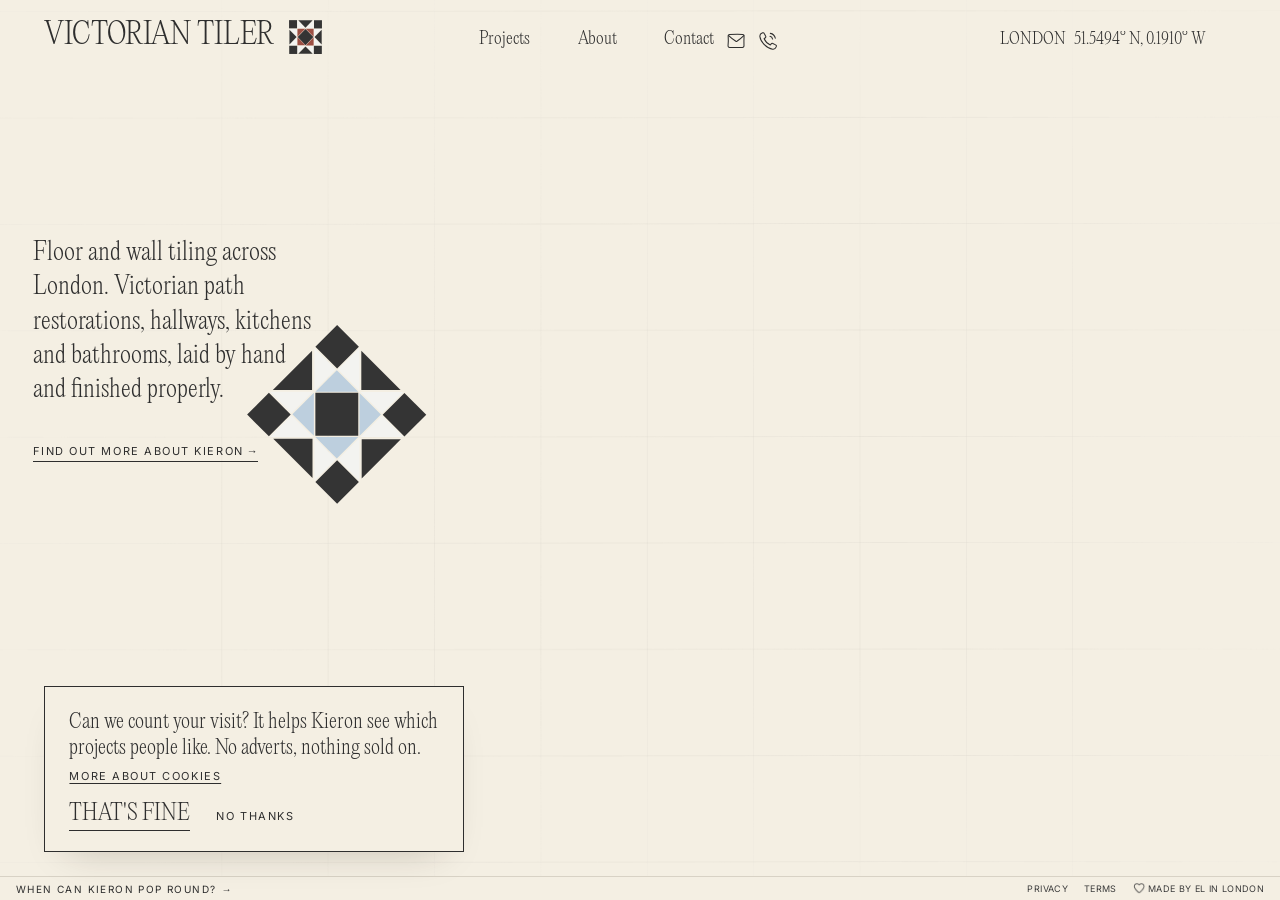
<file: index.html>
<!doctype html>
<html lang="en-GB">
<head>
<meta charset="utf-8">
<meta name="color-scheme" content="only light">
<meta name="viewport" content="width=device-width, initial-scale=1, viewport-fit=cover">
<meta name="description" data-copy-attr="content:meta_home" content="Victorian Tiler: floor and wall tiling across London, from Victorian path restorations to kitchens and bathrooms.">
<title data-copy="title_home">Victorian Tiler</title>
<link rel="icon" type="image/svg+xml" href="img/brand-tile.svg">
<link rel="preload" href="fonts/PPEditorialNew-Ultralight.otf" as="font" type="font/otf" crossorigin>
<link rel="stylesheet" href="css/site.css?v=202611271630">
<script src="js/config.js?v=202611271630"></script>
<script src="js/analytics.js?v=202611271630"></script>
</head>
<body data-page="home" class="is-loading">
<div class="wrap">
  <header>
    <a class="brand" href="index.html"><span data-roll data-d="0.15">Victorian Tiler</span><img class="brand-tile" src="img/brand-tile.svg" alt=""></a>
    <button class="menu-toggle" type="button" aria-expanded="false" aria-controls="site-nav" aria-label="Menu"><svg class="waves" viewBox="0 0 38 27" aria-hidden="true"><path class="w1" d="M.95 11.66C6.65 8.26 12.56 15.06 19.21 11.66 25.86 8.26 29.88 8.49 37.05 10.44"/><path class="w2" d="M1 18.64C6.68 13.94 12.58 23.35 19.21 18.64 25.84 13.94 29.85 14.26 37 16.96"/><path class="w3" d="M1 25.19C6.68 22.36 12.58 28.01 19.21 25.19 25.84 22.36 29.85 22.55 37 24.18"/></svg><svg class="x" viewBox="0 0 38 27" aria-hidden="true"><path d="M5 3.5C10.5 7.6 14.3 10.2 19.1 13.6 24.3 17.3 28.4 20.4 33.2 24"/><path d="M33.4 3.2C28.6 6.9 24.6 10.1 19.2 13.7 14.1 17.1 9.6 20.6 4.8 24.2"/></svg></button>
    <nav aria-label="Main" id="site-nav">
      <a class="nav-link" href="projects.html" data-page="projects" data-roll data-d="0.5" data-copy="nav_projects">Projects</a>
      <a class="nav-link" href="about.html" data-page="about" data-roll data-d="0.55" data-copy="nav_about">About</a>
      <span class="nav-contact">
      <a class="nav-link" href="contact.html" data-page="contact" data-roll data-d="0.65" data-copy="nav_contact">Contact</a>
      <a class="nav-phone nav-mail" href="mailto:victoriantiler@gmail.com" target="_blank" rel="noopener" aria-label="Email Kieron" title="Email Kieron"><svg viewBox="0 0 32 32" aria-hidden="true"><path class="ph-body" pathLength="1" d="M4.6 9.2c-.3-1.4.6-2.5 2-2.6 6.3-.4 12.6-.5 18.9-.2 1.4.1 2.2 1 2.1 2.4-.2 4.6-.3 9.3-.1 13.9.1 1.4-.8 2.4-2.2 2.5-6.2.3-12.5.3-18.7 0-1.4-.1-2.3-1-2.2-2.4.4-4.5.6-9.1.2-13.6Z"/><path class="ph-ring" pathLength="1" d="M5.3 8.1c3.5 3.3 6.9 6.1 10.4 8.2.5.3 1.1.3 1.6 0 3.4-2.2 6.7-4.9 9.9-8.1"/></svg></a>
      <a class="nav-phone" id="nav-phone" href="contact.html#enquiry" aria-label="Call Kieron" title="Call Kieron"><svg viewBox="0 0 32 32" aria-hidden="true"><path class="ph-body" pathLength="1" d="M7.4 4.5C5.3 5.2 3.9 7.1 4.2 9.6 5 16.9 14.5 26.8 22.6 27.8c2.5.3 4.3-1 5-2.9l.4-1.1c.3-.9-.1-1.8-1-2.2l-4.1-2.1c-.8-.4-1.7-.2-2.3.5l-1.3 1.6c-3.6-1.5-7.4-5.4-9-8.9l1.8-1.5c.7-.6.9-1.5.5-2.3L10.5 5c-.4-.8-1.3-1.2-2.2-.9l-.9.4"/><path class="ph-ring" pathLength="1" d="M19.3 4.9c3.4.6 6.4 3.4 7.2 7"/><path class="ph-ring" pathLength="1" d="M18.8 9.2c1.9.4 3.4 1.9 3.8 3.9"/></svg></a>
      </span>
      <div class="m-contact">
        <a href="mailto:victoriantiler@gmail.com" target="_blank" rel="noopener"><span class="m-ico"><svg viewBox="0 0 32 32" aria-hidden="true"><path class="ph-body" pathLength="1" d="M4.6 9.2c-.3-1.4.6-2.5 2-2.6 6.3-.4 12.6-.5 18.9-.2 1.4.1 2.2 1 2.1 2.4-.2 4.6-.3 9.3-.1 13.9.1 1.4-.8 2.4-2.2 2.5-6.2.3-12.5.3-18.7 0-1.4-.1-2.3-1-2.2-2.4.4-4.5.6-9.1.2-13.6Z"/><path class="ph-ring" pathLength="1" d="M5.3 8.1c3.5 3.3 6.9 6.1 10.4 8.2.5.3 1.1.3 1.6 0 3.4-2.2 6.7-4.9 9.9-8.1"/></svg></span><span data-copy="email">victoriantiler@gmail.com</span></a>
        <a class="m-phone" href="contact.html#enquiry"><span class="m-ico"><svg viewBox="0 0 32 32" aria-hidden="true"><path class="ph-body" pathLength="1" d="M7.4 4.5C5.3 5.2 3.9 7.1 4.2 9.6 5 16.9 14.5 26.8 22.6 27.8c2.5.3 4.3-1 5-2.9l.4-1.1c.3-.9-.1-1.8-1-2.2l-4.1-2.1c-.8-.4-1.7-.2-2.3.5l-1.3 1.6c-3.6-1.5-7.4-5.4-9-8.9l1.8-1.5c.7-.6.9-1.5.5-2.3L10.5 5c-.4-.8-1.3-1.2-2.2-.9l-.9.4"/><path class="ph-ring" pathLength="1" d="M19.3 4.9c3.4.6 6.4 3.4 7.2 7"/><path class="ph-ring" pathLength="1" d="M18.8 9.2c1.9.4 3.4 1.9 3.8 3.9"/></svg></span><span class="m-phone-text">Phone number</span></a>
        <a href="https://instagram.com/" data-contact="instagram" target="_blank" rel="noopener"><span class="m-ico"></span><span data-copy="instagram_handle">Instagram handle</span></a>
      </div>
    </nav>
    <div class="coords"><span data-roll data-d="0.8" data-copy="coords_place">London</span><span data-roll data-d="0.9" data-copy="coords">51.5494° N, 0.1910° W</span></div>
  </header>
</div>
<h1 class="vh" data-copy="home_hidden_heading">Victorian Tiler — floor and wall tiling in London</h1>


<div class="home-intro" id="home-intro">
  <p data-copy="home_intro">Floor and wall tiling across London. Victorian path restorations, hallways, kitchens and bathrooms, laid by hand and finished properly.</p>
  <a class="text-cta" href="about.html" data-copy="home_intro_link">Find out more about Kieron</a>
</div>

<section class="stage" id="work" aria-label="Projects">
  <div class="track" id="track"></div>
</section>


<div class="detail" id="detail" role="dialog" aria-modal="true" aria-labelledby="d-title" aria-hidden="true">
  <nav class="crumbs" aria-label="Breadcrumb"><a href="index.html" data-copy="crumb_home">Home</a><span aria-hidden="true">/</span><a href="projects.html" data-copy="crumb_projects">Projects</a><span aria-hidden="true">/</span><span id="d-crumb" aria-current="page"></span></nav>
  <button class="close" type="button" id="d-close" data-roll data-copy="project_back">Back</button>
  <a class="close next" id="d-next" href="#" data-roll hidden data-copy="project_next">Next</a>
  <div class="copy-col">
    <h3 id="d-title"><span class="line"><span id="d-l1"></span></span><span class="line"><span id="d-l2"></span></span></h3>
    <p id="d-text"></p>
    <div class="meta"><span data-copy="project_label_type">Type</span><a class="type-pill" id="d-type" href="projects.html" data-row></a><span data-copy="project_label_location">Location</span><b id="d-loc" data-row></b><span data-copy="project_label_year">Year</span><b id="d-year" data-row></b></div>
    <a class="text-cta detail-cta" href="contact.html#enquiry" data-copy="cta_visit">When can Kieron pop round?</a>
  </div>
  <div class="media-col">
    <div class="stage-img" id="d-img"></div>
    <div class="thumbs" id="d-thumbs" hidden></div>
  </div>
</div>

<div class="intro" id="intro" aria-hidden="true">
  <div class="ph ph-before"></div><div class="ph ph-after"></div><div class="ph ph-before"></div><div class="ph ph-after"></div>
</div>

<footer><a class="foot-cta" href="contact.html#enquiry" data-copy="cta_visit">When can Kieron pop round?</a><nav class="foot-links" aria-label="Legal"><a href="privacy.html" data-copy="footer_privacy">Privacy</a><a href="terms.html" data-copy="footer_terms">Terms</a><a class="credit" href="https://www.elinlondon.com" target="_blank" rel="noopener"><img src="img/heart.png" alt="">Made by El in London</a></nav></footer>
<script src="js/site.js?v=202611271630"></script>
<div class="cursor" id="cursor" aria-hidden="true">Drag</div>

<script>
window.KT.startHome=()=>{
  document.body.classList.remove("is-loading");
  const stage=document.querySelector('.stage'), track=document.getElementById('track'), cur=document.getElementById('cursor');
  const reduce=matchMedia('(prefers-reduced-motion: reduce)').matches;
  const cards=[...document.querySelectorAll('.card')];

  /* ---- the two tiles stay put on screen: they sit where the design puts them and never scroll ---- */
  const stageEl=document.querySelector('.stage');
  const ghosts=cards.slice(0,1).map(c=>c.querySelector('.tile')).filter(Boolean);   // marker for the first tile's design position
  cards.slice(1).forEach(c=>{const t=c.querySelector('.tile');if(t)t.remove();});
  // the second tile lives in the gallery itself, just off the right edge (Figma: 292 px at 1763, 775), so it slides in with image 3
  const tileB=document.createElement('div');tileB.className='tile b in-track';tileB.setAttribute('aria-hidden','true');
  document.getElementById('track').appendChild(tileB);
  const fixedTiles=ghosts.map((g,i)=>{const t=document.createElement('div');t.className=g.className+' fixed'+(reduce?'':' pre'+(i?' hold':''));stageEl.appendChild(t);g.classList.add('ghost');return t;});
  function placeTiles(){
    const s=stageEl.getBoundingClientRect();
    fixedTiles.forEach((t,i)=>{const c=ghosts[i].closest('.card');const prev=c.style.transform;c.style.transform='none';
      const r=ghosts[i].getBoundingClientRect();c.style.transform=prev;
      const tx=(new DOMMatrixReadOnly(getComputedStyle(document.getElementById('track')).transform)).m41;
      Object.assign(t.style,{left:(r.left-s.left-tx)+'px',top:(r.top-s.top)+'px',width:r.width+'px'});});
  }
  placeTiles();addEventListener('resize',placeTiles);

  /* ---- intro text: sits between the header and the first tile; shrinks a little on short screens ---- */
  const introEl=document.getElementById('home-intro');
  /* intro copy: its first line lines up with the top of the first photo, as in Figma (text 9 design px below the photo top);
     if that would touch the header, or run off the bottom on a short screen, it moves up and shrinks to fit */
  function placeIntro(){
    if(!introEl)return;
    if(innerWidth<=820){introEl.style.top='';introEl.style.removeProperty('--intro-scale');return;}
    const hb=document.querySelector('header').getBoundingClientRect().bottom+scrollY;
    const fr=document.querySelector('#track .card .frame');
    const gp=parseFloat(getComputedStyle(document.documentElement).getPropertyValue('--gp'))||innerWidth/1728;
    const unit=Math.min(innerWidth/1728,(innerHeight-190)/600);
    const frameTop=fr?fr.getBoundingClientRect().top+scrollY:innerHeight*.3;
    introEl.style.setProperty('--intro-scale','1');
    let h=introEl.offsetHeight;const bottom=innerHeight-70,room=bottom-(hb+28);
    if(h>room){introEl.style.setProperty('--intro-scale',Math.max(.5,room/h).toFixed(3));h=introEl.offsetHeight;}
    let top=frameTop+9*unit;
    if(top+h>bottom)top=bottom-h;
    introEl.style.top=Math.max(hb+28,top)+'px';
  }
  placeIntro();addEventListener('resize',placeIntro);if(document.fonts)document.fonts.ready.then(placeIntro);

  const rollify=window.KT.rollify;
  /* ---- project line under each card: title, type, 01 / 04 ---- */
  const pad=n=>String(n).padStart(2,'0');
  cards.forEach((card,i)=>{
    const c=card.querySelector('.caption'); const txt=c.textContent.trim(); c.textContent='';
    const s=document.createElement('span');s.className='cap-title';s.textContent=txt;
    const ty=document.createElement('span');ty.className='cap-type';ty.textContent=card.dataset.type||'';
    const n=document.createElement('span');n.className='cap-num';n.textContent=pad(i+1)+' / '+pad(cards.length);
    c.append(s,ty,n);rollify(s,false);
    card.style.setProperty('--pos','37%');
  });

  /* ---- before / after sliders ---- */
  const bindSlider=window.KT.bindSlider;
  document.querySelectorAll('.card .frame').forEach(bindSlider);

  /* ---- inertial drag carousel ---- */
  let x=0,target=0,dragging=false,startX=0,startT=0,lastX=0,vel=0,lastTime=0,moved=0,downCard=null,downLink=null;
  const bounds=()=>{const max=track.scrollWidth-stage.clientWidth+40;return [-Math.max(0,max),0]};
  stage.addEventListener('pointerdown',e=>{
    if(window.KT.sliding||e.button!==0||document.body.classList.contains('is-intro'))return;
    dragging=true;moved=0;startX=e.clientX;startT=target;lastX=e.clientX;lastTime=performance.now();vel=0;
    downCard=e.target.closest('.frame')?e.target.closest('.card'):null;
    downLink=e.target.closest('.view-all');
    stage.setPointerCapture(e.pointerId);cur.classList.add('down');
  });
  stage.addEventListener('pointermove',e=>{
    if(!dragging)return;
    const now=performance.now(),dx=e.clientX-lastX;vel=dx/Math.max(1,now-lastTime);lastX=e.clientX;lastTime=now;
    moved=Math.max(moved,Math.abs(e.clientX-startX));
    const [mn,mx]=bounds();let t=startT+(e.clientX-startX);
    if(t>mx)t=mx+(t-mx)*.35; if(t<mn)t=mn+(t-mn)*.35;
    target=t;
  });
  const release=()=>{if(!dragging)return;dragging=false;cur.classList.remove('down');
    const [mn,mx]=bounds();
    if(moved<6&&downLink){location.href=downLink.href;return}
    if(moved<6&&downCard){target=Math.max(mn,Math.min(mx,target));openCard(downCard);return}
    target=Math.max(mn,Math.min(mx,target+vel*420));};
  stage.addEventListener('pointerup',release);stage.addEventListener('pointercancel',()=>{dragging=false;cur.classList.remove('down')});
  /* mouse wheel / trackpad anywhere on the page moves the gallery sideways */
  addEventListener('wheel',e=>{
    if(window.KT.detail.isOpen()||document.body.classList.contains('is-intro'))return;
    if(e.ctrlKey)return; // pinch-zoom
    e.preventDefault();
    const unit=e.deltaMode===1?32:e.deltaMode===2?innerHeight:1;
    const d=(Math.abs(e.deltaX)>Math.abs(e.deltaY)?e.deltaX:e.deltaY)*unit;
    const [mn,mx]=bounds();target=Math.max(mn,Math.min(mx,target-d*1.1));
  },{passive:false});
  addEventListener('resize',()=>{const [mn,mx]=bounds();target=Math.max(mn,Math.min(mx,target))});
  cards.forEach(c=>{c.querySelector('.frame').tabIndex=0;c.querySelector('.frame').addEventListener('keydown',e=>{if(e.key==='Enter'&&e.target===e.currentTarget)openCard(c)})});

  /* ---- cursor ---- */
  let mx=innerWidth/2,my=innerHeight/2,cx=mx,cy=my;
  stage.addEventListener('pointerenter',()=>cur.classList.add('on'));
  stage.addEventListener('pointerleave',()=>cur.classList.remove('on'));
  addEventListener('pointermove',e=>{mx=e.clientX;my=e.clientY;
    const overFrame=e.target.closest&&e.target.closest('.card .frame, .view-all');cur.textContent=overFrame?'View':'Drag';});

  const homeIntro=document.getElementById('home-intro');
  const photoFrames=[...document.querySelectorAll('.card .frame')];let lastPX=0;
  function tick(){
    // second tile: rides in with the gallery, then stops at its design spot (Figma 1478 px from the left) and stays
    { const gp=cards[0].offsetWidth/729.5, stopX=1478*gp, here=tileB.offsetLeft+x;
      tileB.style.transform=here<stopX?`translateX(${(stopX-here).toFixed(1)}px)`:''; }
    x+=(target-x)*(reduce?1:.075);
    track.style.transform=`translate3d(${x.toFixed(2)}px,0,0)`;
    if(homeIntro&&innerWidth>820){const o=Math.max(0,Math.min(1,1+x/260));homeIntro.style.opacity=o.toFixed(3);homeIntro.style.pointerEvents=o<.2?'none':'';}
    // while the gallery moves, photos glide inside their frames; the tiles only nudge a few pixels and settle
    const nudge=Math.max(-6,Math.min(6,(x-target)*.035));
    if(Math.abs(nudge)>.02||fixedTiles.moving){[...fixedTiles,tileB].forEach((el,i)=>{const k=i?.7:1;
      el.style.translate=(nudge*k).toFixed(2)+'px 0';el.style.rotate=(nudge*k*.18).toFixed(2)+'deg';});
      fixedTiles.moving=Math.abs(nudge)>.02;}
    if(Math.abs(x-lastPX)>.05||!lastPX){lastPX=x;const mid=innerWidth/2;
      photoFrames.forEach(f=>{const r=f.getBoundingClientRect();const d=(r.left+r.width/2-mid)/innerWidth;
        const off=Math.max(-5,Math.min(5,-d*7));f.querySelectorAll('.ph').forEach(p=>p.style.translate=off.toFixed(2)+'% 0');});}
    cx+=(mx-cx)*.14;cy+=(my-cy)*.14;cur.style.transform=`translate(${cx}px,${cy}px)`;
    requestAnimationFrame(tick);
  }
  tick();

  /* ---- intro: photos wipe through a small frame, then the cards unfold ---- */
  const intro=document.getElementById('intro');
  function unfold(){
    const first=cards[0];
    cards.forEach((c,i)=>{c.style.zIndex=String(cards.length-i);
      if(i){c.style.transform=`translateX(${first.offsetLeft-c.offsetLeft}px)`;c.classList.add('sliding');}});
    document.body.classList.remove('is-intro');
    cards.forEach((c,i)=>{ if(!i)return; c.style.opacity='0'; });
    requestAnimationFrame(()=>requestAnimationFrame(()=>{
      cards.forEach((c,i)=>{ if(!i)return;
        c.classList.add('unfold');c.style.transitionDelay=(i*0.11)+'s';
        c.style.transform='';c.style.opacity='1';
        const done=e=>{if(e.propertyName!=='transform')return;c.removeEventListener('transitionend',done);c.classList.remove('unfold','sliding');c.style.transitionDelay='';c.style.zIndex=''};c.addEventListener('transitionend',done);
      });
    }));
  }
  function runIntro(){
    if(reduce){intro.remove();return}
    document.body.classList.add('is-intro');
    const tiles=fixedTiles;
    tiles.forEach((t,i)=>{t.classList.add('pre');if(i)t.classList.add('hold')});
    // 1. the first tile turns in exactly where it lives in the design
    requestAnimationFrame(()=>requestAnimationFrame(()=>tiles[0]&&tiles[0].classList.remove('pre')));
    // 2. the photo appears small in the middle of the screen; before/after wipe upward through it while it grows
    const r=cards[0].querySelector('.frame').getBoundingClientRect();
    Object.assign(intro.style,{left:r.left+'px',top:r.top+'px',width:r.width+'px'});
    const dx=innerWidth/2-(r.left+r.width/2), dy=innerHeight/2-(r.top+r.height/2);
    const at=s=>`translate(${dx.toFixed(1)}px,${dy.toFixed(1)}px) scale(${s})`;
    intro.style.transition='none';intro.style.transform=at(.24);intro.getBoundingClientRect();
    const slides=[...intro.querySelectorAll('.ph')];
    slides[0].style.clipPath='inset(0 0 0 0)';
    const F=1200;
    setTimeout(()=>{intro.style.transition='opacity .7s var(--ease-out),transform 2.8s var(--ease-io)';intro.style.opacity='1';intro.style.transform=at(.5);},F);
    slides.slice(1).forEach((s,i)=>setTimeout(()=>s.classList.add('show'),F+500+i*700));
    // then it glides into its place in the row
    const flyAt=F+2900;
    setTimeout(()=>{intro.style.transition='transform 1.25s var(--ease-io)';intro.style.transform='none';},flyAt);
    // 3. the other projects slide out from behind it
    const doneAt=flyAt+1300;
    setTimeout(()=>{
      unfold();intro.classList.add('gone');setTimeout(()=>intro.remove(),350);
    },doneAt);
    const skip=()=>{if(!intro.isConnected)return;intro.remove();document.body.classList.remove('is-intro');
      tiles.forEach(t=>t.classList.remove('pre','hold'));cards.forEach(c=>{c.style.opacity='';c.style.transform=''})};
    intro.addEventListener('click',skip);
  }
  runIntro();

  /* ---- project view (js/detail.js, shared with the projects page) ---- */
  function openCard(card){const K=window.KT;K.detail.open(K.projectForCard(card),card.querySelector('.frame'),{list:K.allProjects||K.homeProjects});}

};
</script>
<script src="js/sheet.js?v=202611271630"></script>
<script src="js/detail.js?v=202611271630"></script>
<script src="js/projects.js?v=202611271630"></script>
<div hidden data-copy-store><span data-copy="cookie_question">Can we count your visit? It helps Kieron see which projects people like. No adverts, nothing sold on.</span><span data-copy="cookie_more">More about cookies</span><span data-copy="cookie_yes">That's fine</span><span data-copy="cookie_no">No thanks</span></div>
</body>
</html>
</file>
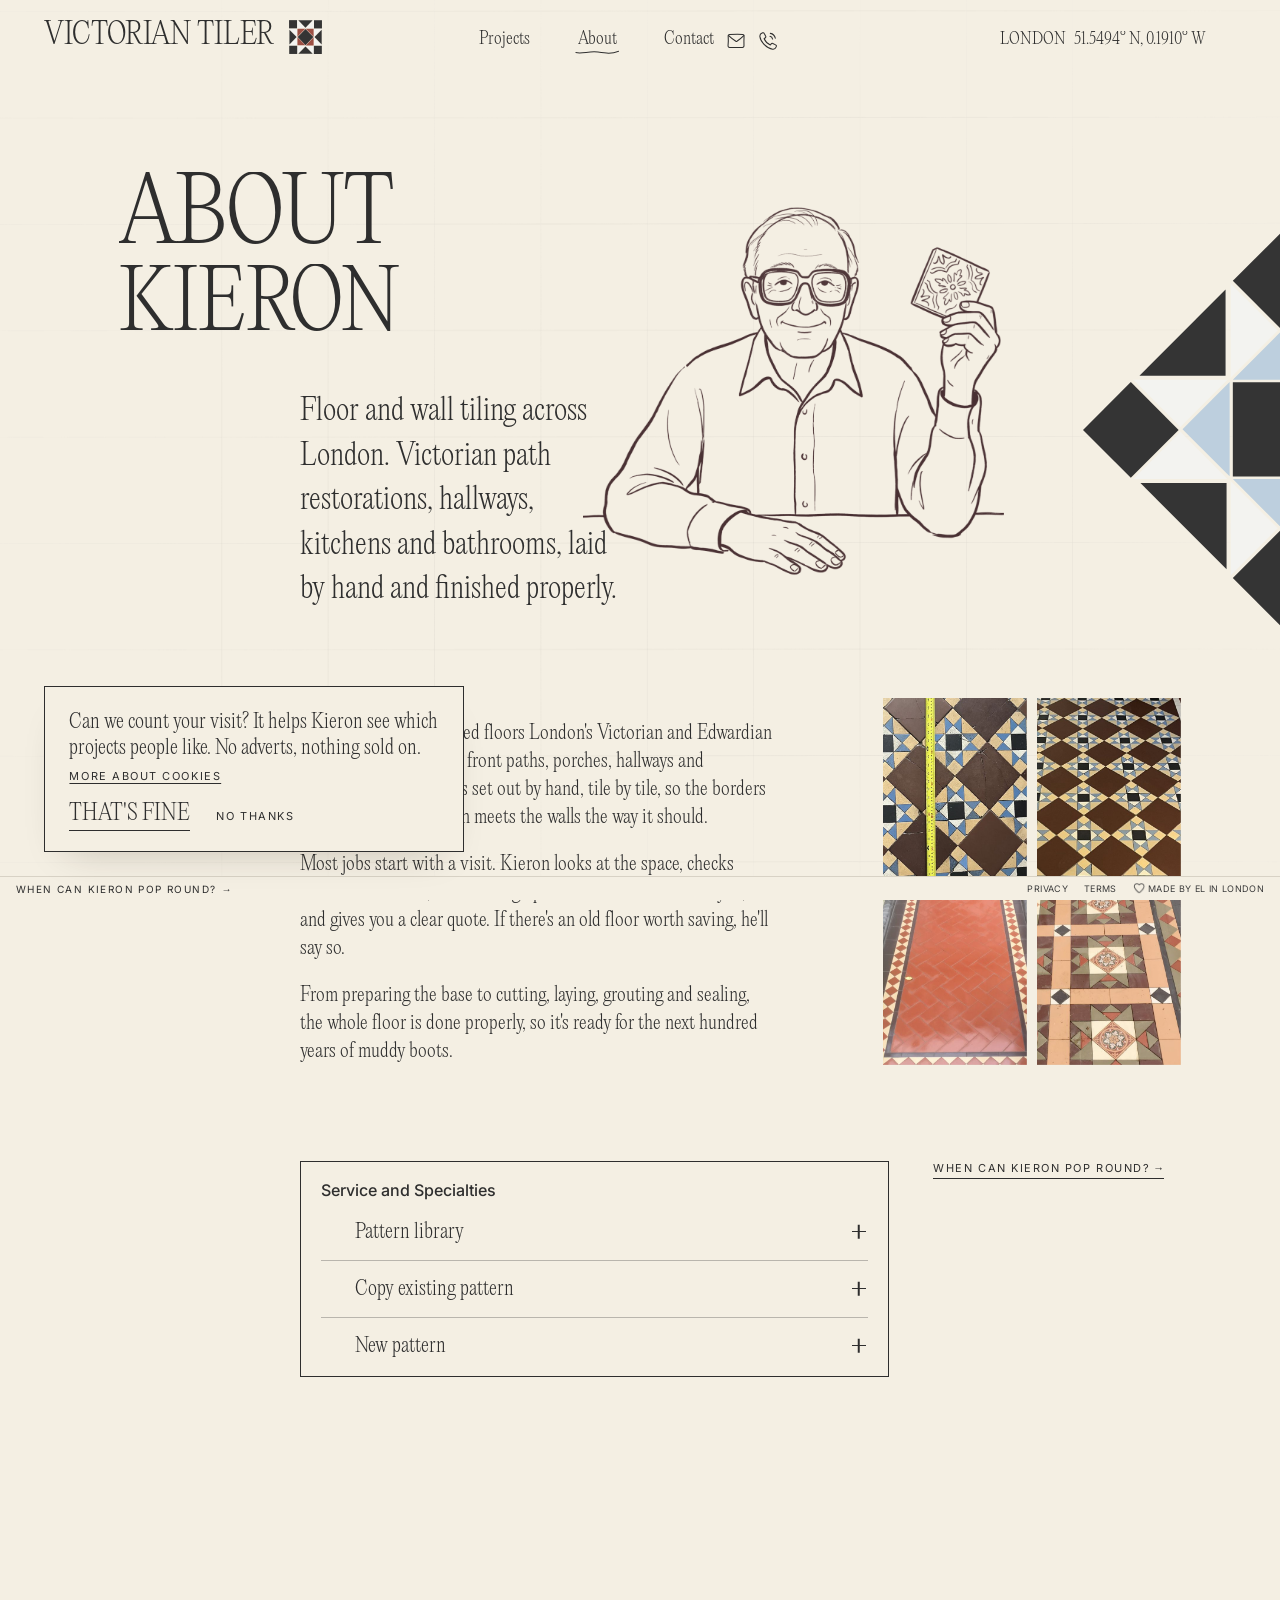
<file: about.html>
<!doctype html>
<html lang="en-GB">
<head>
<meta charset="utf-8">
<meta name="color-scheme" content="only light">
<meta name="viewport" content="width=device-width, initial-scale=1, viewport-fit=cover">
<meta name="description" data-copy-attr="content:meta_about" content="About Victorian Tiler, a London tiling studio run by Kieron.">
<title data-copy="title_about">About — Victorian Tiler</title>
<link rel="icon" type="image/svg+xml" href="img/brand-tile.svg">
<link rel="preload" href="fonts/PPEditorialNew-Ultralight.otf" as="font" type="font/otf" crossorigin>
<link rel="stylesheet" href="css/site.css?v=202611271630">
</head>
<body data-page="about">
<div class="wrap">
  <header>
    <a class="brand" href="index.html"><span data-roll data-d="0.15">Victorian Tiler</span><img class="brand-tile" src="img/brand-tile.svg" alt=""></a>
    <button class="menu-toggle" type="button" aria-expanded="false" aria-controls="site-nav" aria-label="Menu"><svg class="waves" viewBox="0 0 38 27" aria-hidden="true"><path class="w1" d="M.95 11.66C6.65 8.26 12.56 15.06 19.21 11.66 25.86 8.26 29.88 8.49 37.05 10.44"/><path class="w2" d="M1 18.64C6.68 13.94 12.58 23.35 19.21 18.64 25.84 13.94 29.85 14.26 37 16.96"/><path class="w3" d="M1 25.19C6.68 22.36 12.58 28.01 19.21 25.19 25.84 22.36 29.85 22.55 37 24.18"/></svg><svg class="x" viewBox="0 0 38 27" aria-hidden="true"><path d="M5 3.5C10.5 7.6 14.3 10.2 19.1 13.6 24.3 17.3 28.4 20.4 33.2 24"/><path d="M33.4 3.2C28.6 6.9 24.6 10.1 19.2 13.7 14.1 17.1 9.6 20.6 4.8 24.2"/></svg></button>
    <nav aria-label="Main" id="site-nav">
      <a class="nav-link" href="projects.html" data-page="projects" data-roll data-d="0.5" data-copy="nav_projects">Projects</a>
      <a class="nav-link" href="about.html" data-page="about" data-roll data-d="0.55" data-copy="nav_about">About</a>
      <span class="nav-contact">
      <a class="nav-link" href="contact.html" data-page="contact" data-roll data-d="0.65" data-copy="nav_contact">Contact</a>
      <a class="nav-phone nav-mail" href="mailto:victoriantiler@gmail.com" target="_blank" rel="noopener" aria-label="Email Kieron" title="Email Kieron"><svg viewBox="0 0 32 32" aria-hidden="true"><path class="ph-body" pathLength="1" d="M4.6 9.2c-.3-1.4.6-2.5 2-2.6 6.3-.4 12.6-.5 18.9-.2 1.4.1 2.2 1 2.1 2.4-.2 4.6-.3 9.3-.1 13.9.1 1.4-.8 2.4-2.2 2.5-6.2.3-12.5.3-18.7 0-1.4-.1-2.3-1-2.2-2.4.4-4.5.6-9.1.2-13.6Z"/><path class="ph-ring" pathLength="1" d="M5.3 8.1c3.5 3.3 6.9 6.1 10.4 8.2.5.3 1.1.3 1.6 0 3.4-2.2 6.7-4.9 9.9-8.1"/></svg></a>
      <a class="nav-phone" id="nav-phone" href="contact.html#enquiry" aria-label="Call Kieron" title="Call Kieron"><svg viewBox="0 0 32 32" aria-hidden="true"><path class="ph-body" pathLength="1" d="M7.4 4.5C5.3 5.2 3.9 7.1 4.2 9.6 5 16.9 14.5 26.8 22.6 27.8c2.5.3 4.3-1 5-2.9l.4-1.1c.3-.9-.1-1.8-1-2.2l-4.1-2.1c-.8-.4-1.7-.2-2.3.5l-1.3 1.6c-3.6-1.5-7.4-5.4-9-8.9l1.8-1.5c.7-.6.9-1.5.5-2.3L10.5 5c-.4-.8-1.3-1.2-2.2-.9l-.9.4"/><path class="ph-ring" pathLength="1" d="M19.3 4.9c3.4.6 6.4 3.4 7.2 7"/><path class="ph-ring" pathLength="1" d="M18.8 9.2c1.9.4 3.4 1.9 3.8 3.9"/></svg></a>
      </span>
      <div class="m-contact">
        <a href="mailto:victoriantiler@gmail.com" target="_blank" rel="noopener"><span class="m-ico"><svg viewBox="0 0 32 32" aria-hidden="true"><path class="ph-body" pathLength="1" d="M4.6 9.2c-.3-1.4.6-2.5 2-2.6 6.3-.4 12.6-.5 18.9-.2 1.4.1 2.2 1 2.1 2.4-.2 4.6-.3 9.3-.1 13.9.1 1.4-.8 2.4-2.2 2.5-6.2.3-12.5.3-18.7 0-1.4-.1-2.3-1-2.2-2.4.4-4.5.6-9.1.2-13.6Z"/><path class="ph-ring" pathLength="1" d="M5.3 8.1c3.5 3.3 6.9 6.1 10.4 8.2.5.3 1.1.3 1.6 0 3.4-2.2 6.7-4.9 9.9-8.1"/></svg></span><span data-copy="email">victoriantiler@gmail.com</span></a>
        <a class="m-phone" href="contact.html#enquiry"><span class="m-ico"><svg viewBox="0 0 32 32" aria-hidden="true"><path class="ph-body" pathLength="1" d="M7.4 4.5C5.3 5.2 3.9 7.1 4.2 9.6 5 16.9 14.5 26.8 22.6 27.8c2.5.3 4.3-1 5-2.9l.4-1.1c.3-.9-.1-1.8-1-2.2l-4.1-2.1c-.8-.4-1.7-.2-2.3.5l-1.3 1.6c-3.6-1.5-7.4-5.4-9-8.9l1.8-1.5c.7-.6.9-1.5.5-2.3L10.5 5c-.4-.8-1.3-1.2-2.2-.9l-.9.4"/><path class="ph-ring" pathLength="1" d="M19.3 4.9c3.4.6 6.4 3.4 7.2 7"/><path class="ph-ring" pathLength="1" d="M18.8 9.2c1.9.4 3.4 1.9 3.8 3.9"/></svg></span><span class="m-phone-text">Phone number</span></a>
        <a href="https://instagram.com/" data-contact="instagram" target="_blank" rel="noopener"><span class="m-ico"></span><span data-copy="instagram_handle">Instagram handle</span></a>
      </div>
    </nav>
    <div class="coords"><span data-roll data-d="0.8" data-copy="coords_place">London</span><span data-roll data-d="0.9" data-copy="coords">51.5494° N, 0.1910° W</span></div>
  </header>
</div>
<main class="page page-about">
  <h1 class="page-title"><span class="line"><span data-copy="about_title_1">About</span></span><span class="line"><span data-copy="about_title_2">Kieron</span></span></h1>
  <p class="page-lede" id="about-lede"><span id="lede-text">Floor and wall tiling across London. Victorian path restorations, hallways, kitchens and bathrooms, laid by hand and finished properly.</span></p>
  <img class="about-portrait" src="img/about/kieron.png" width="568" height="573" alt="Line drawing of Kieron holding up a patterned tile">
  <img class="page-tile about-tile" src="img/about-tile.svg" alt="">

  <!-- The text below is the built-in version. If the Google Sheet has an "About page" tab, js/about.js replaces it with that. -->
  <div class="about-more">
    <div class="about-row">
    <section class="story" id="about-story" aria-labelledby="story-h">
      <h2 class="about-h" id="story-h">How Kieron works</h2>
      <div class="story-text" id="story-text">
        <p>Kieron lays the patterned floors London's Victorian and Edwardian houses were built with: front paths, porches, hallways and balconies. Every floor is set out by hand, tile by tile, so the borders run true and the pattern meets the walls the way it should.</p>
        <p>Most jobs start with a visit. Kieron looks at the space, checks what's underneath, talks through patterns and colours with you, and gives you a clear quote. If there's an old floor worth saving, he'll say so.</p>
        <p>From preparing the base to cutting, laying, grouting and sealing, the whole floor is done properly, so it's ready for the next hundred years of muddy boots.</p>
      </div>
    </section>
    <div class="work-photos" aria-label="Kieron's work">
      <img src="img/about/work-1.jpg" width="195" height="242" alt="A brown, blue and buff star floor being measured out" loading="lazy">
      <img src="img/about/work-2.jpg" width="195" height="242" alt="A brown and buff diamond floor with star borders" loading="lazy">
      <img src="img/about/work-3.jpg" width="195" height="242" alt="A red herringbone path with a chequered border" loading="lazy">
      <img src="img/about/work-4.jpg" width="195" height="242" alt="A pink and buff floor with rosette tiles" loading="lazy">
    </div>
    </div>

    <div class="about-row about-row-2">
    <section class="services" aria-labelledby="services-h">
      <div class="acc-box">
        <h2 class="acc-label" id="services-h">Service and Specialties</h2>
        <div class="accordion" id="services">
          <details class="acc" data-service="Pattern library">
            <summary><span class="mark" aria-hidden="true"></span><span class="option-text">Pattern library</span><span class="acc-plus" aria-hidden="true"></span></summary>
            <div class="acc-body"><div class="acc-inner"><p>Choose from the classic Victorian geometric patterns: chequerboards, stars, diamonds and rosettes, framed with a border. Kieron brings samples on the visit and helps you pick colours that suit the house and the street.</p><a class="text-cta" href="projects.html">See the projects</a></div></div>
          </details>
          <details class="acc" data-service="Copy existing pattern">
            <summary><span class="mark" aria-hidden="true"></span><span class="option-text">Copy existing pattern</span><span class="acc-plus" aria-hidden="true"></span></summary>
            <div class="acc-body"><div class="acc-inner"><p>Cracked or missing tiles replaced with ones that match, or an original pattern carried on into a new space, like a hallway floor continued out onto the front step. The aim is that nobody can tell where the old floor ends.</p><a class="text-cta" href="projects.html">See the projects</a></div></div>
          </details>
          <details class="acc" data-service="New pattern">
            <summary><span class="mark" aria-hidden="true"></span><span class="option-text">New pattern</span><span class="acc-plus" aria-hidden="true"></span></summary>
            <div class="acc-body"><div class="acc-inner"><p>A design made for your space: your own mix of shapes and colours, a border that follows a curved bay, or a pattern worked around an awkward corner. Kieron draws it up with you before a single tile is laid.</p><a class="text-cta" href="projects.html">See the projects</a></div></div>
          </details>
        </div>
      </div>
    </section>
    <a class="text-cta about-cta" href="contact.html#enquiry" data-copy="cta_visit">When can Kieron pop round?</a>
    </div>
  </div>
</main>
<footer><a class="foot-cta" href="contact.html#enquiry" data-copy="cta_visit">When can Kieron pop round?</a><nav class="foot-links" aria-label="Legal"><a href="privacy.html" data-copy="footer_privacy">Privacy</a><a href="terms.html" data-copy="footer_terms">Terms</a><a class="credit" href="https://www.elinlondon.com" target="_blank" rel="noopener"><img src="img/heart.png" alt="">Made by El in London</a></nav></footer>
<script src="js/site.js?v=202611271630"></script>
<script src="js/config.js?v=202611271630"></script>
<script src="js/analytics.js?v=202611271630"></script>
<script src="js/sheet.js?v=202611271630"></script>
<script src="js/about.js?v=202611271630"></script>
<div hidden data-copy-store><span data-copy="cookie_question">Can we count your visit? It helps Kieron see which projects people like. No adverts, nothing sold on.</span><span data-copy="cookie_more">More about cookies</span><span data-copy="cookie_yes">That's fine</span><span data-copy="cookie_no">No thanks</span></div>
</body>
</html>
</file>
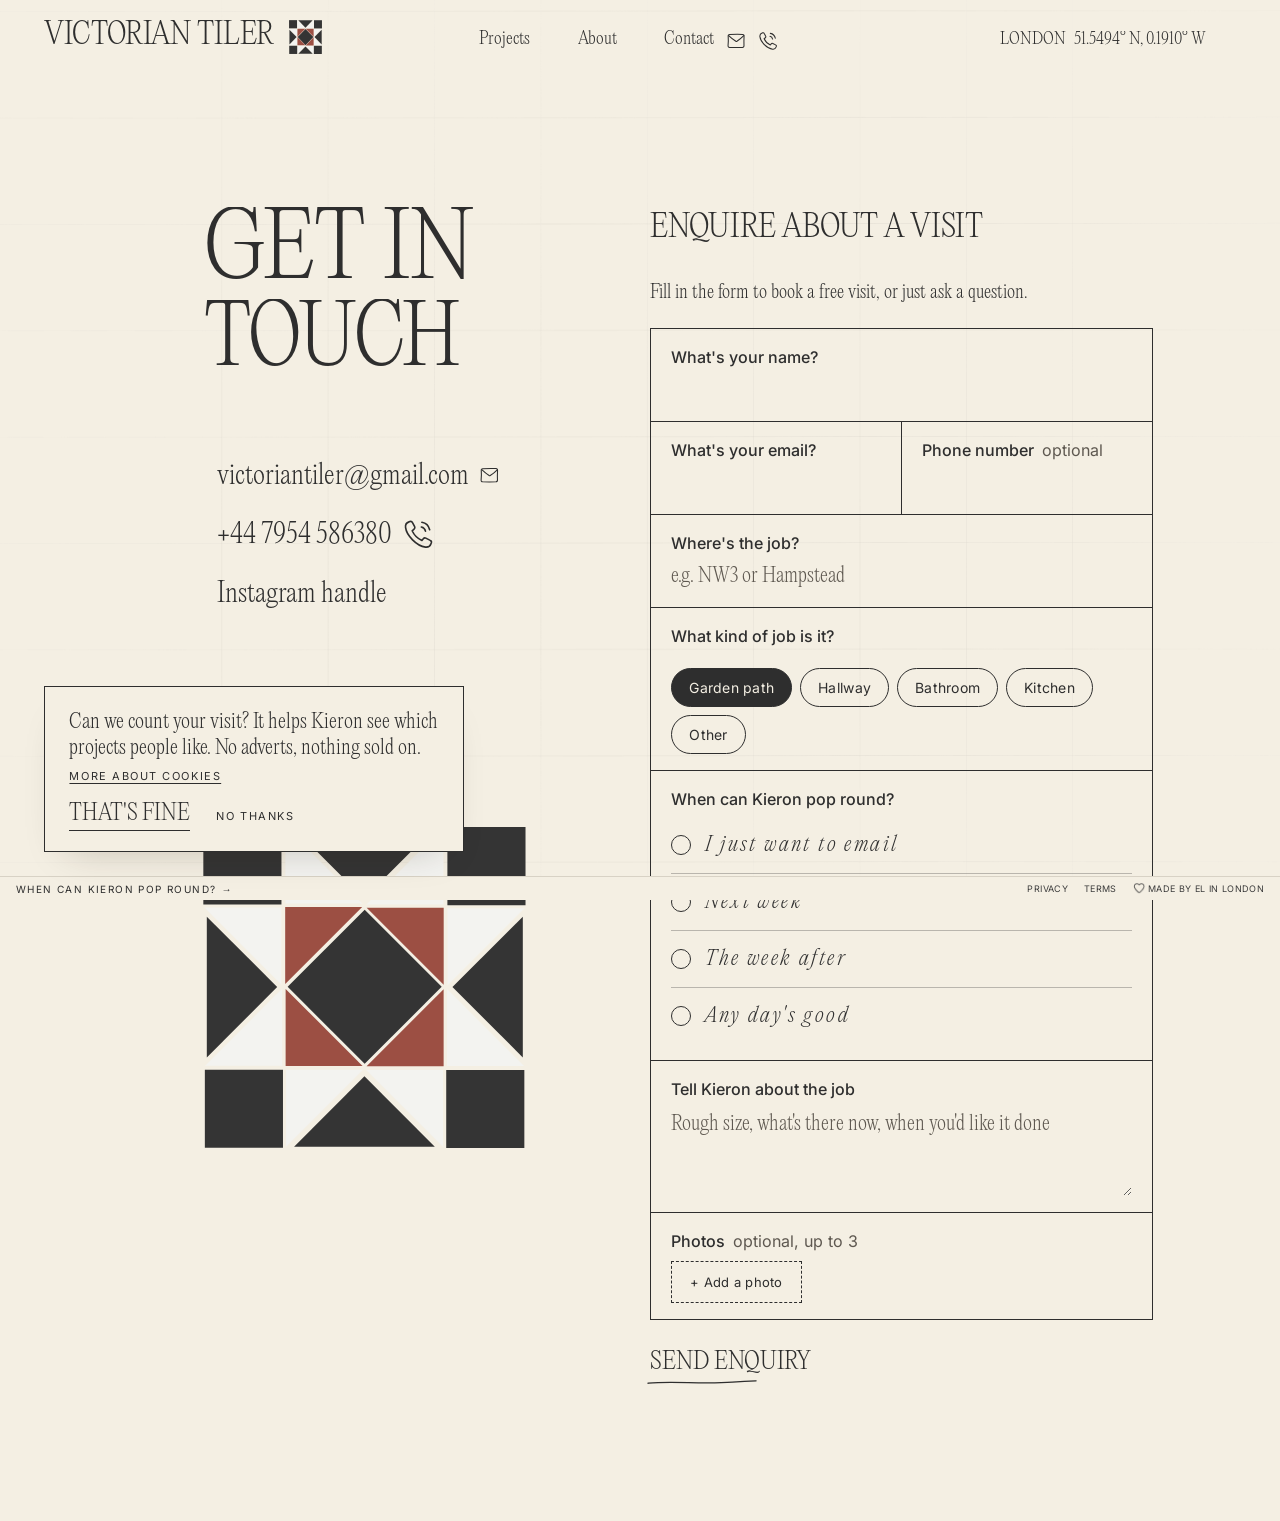
<file: book.html>
<!doctype html>
<html lang="en-GB">
<head>
<meta charset="utf-8">
<title>Book a visit — Victorian Tiler</title>
<meta http-equiv="refresh" content="0; url=contact.html#enquiry">
<link rel="canonical" href="contact.html#enquiry">
<script>location.replace('contact.html#enquiry');</script>
</head>
<body><p>Visits are now booked through the form on the <a href="contact.html#enquiry">contact page</a>.</p></body>
</html>
</file>
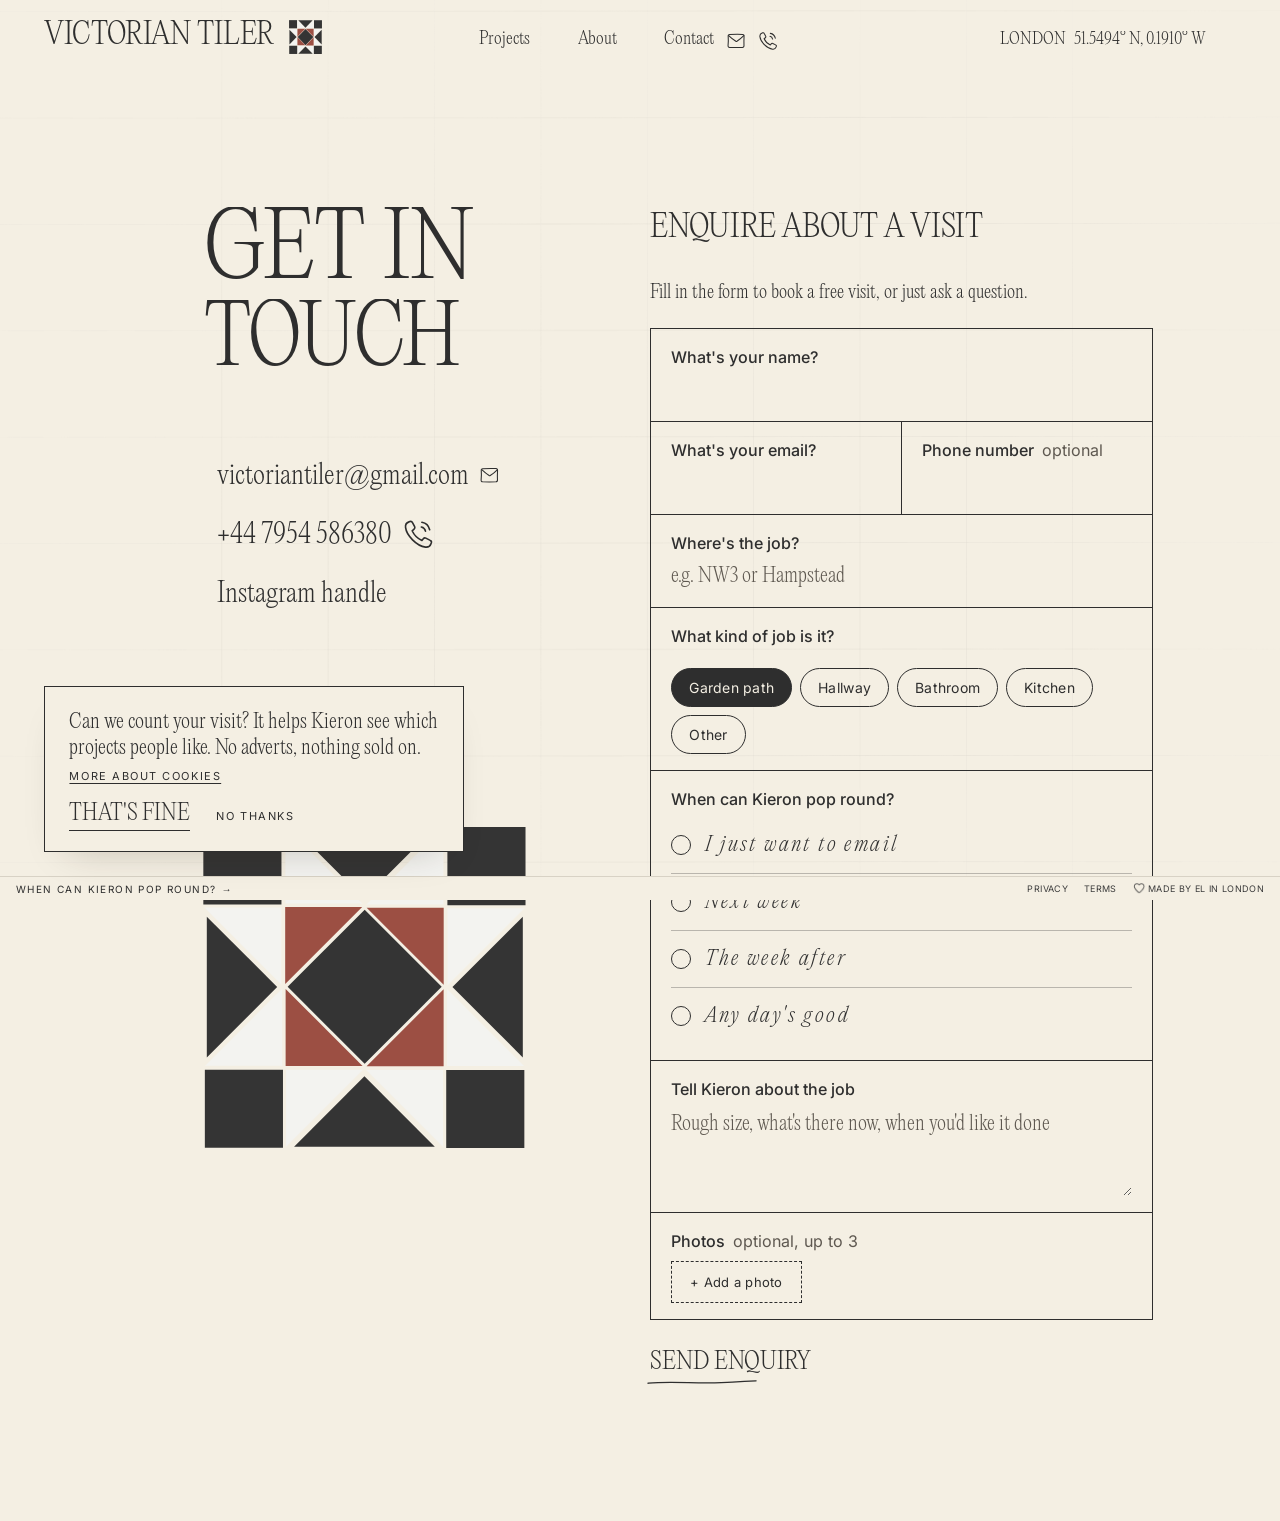
<file: contact.html>
<!doctype html>
<html lang="en-GB">
<head>
<meta charset="utf-8">
<meta name="color-scheme" content="only light">
<meta name="viewport" content="width=device-width, initial-scale=1, viewport-fit=cover">
<meta name="description" data-copy-attr="content:meta_contact" content="Get in touch with Victorian Tiler in London.">
<title data-copy="title_contact">Contact — Victorian Tiler</title>
<link rel="icon" type="image/svg+xml" href="img/brand-tile.svg">
<link rel="preload" href="fonts/PPEditorialNew-Ultralight.otf" as="font" type="font/otf" crossorigin>
<link rel="stylesheet" href="css/site.css?v=202611271630">
</head>
<body data-page="contact">
<div class="wrap">
  <header>
    <a class="brand" href="index.html"><span data-roll data-d="0.15">Victorian Tiler</span><img class="brand-tile" src="img/brand-tile.svg" alt=""></a>
    <button class="menu-toggle" type="button" aria-expanded="false" aria-controls="site-nav" aria-label="Menu"><svg class="waves" viewBox="0 0 38 27" aria-hidden="true"><path class="w1" d="M.95 11.66C6.65 8.26 12.56 15.06 19.21 11.66 25.86 8.26 29.88 8.49 37.05 10.44"/><path class="w2" d="M1 18.64C6.68 13.94 12.58 23.35 19.21 18.64 25.84 13.94 29.85 14.26 37 16.96"/><path class="w3" d="M1 25.19C6.68 22.36 12.58 28.01 19.21 25.19 25.84 22.36 29.85 22.55 37 24.18"/></svg><svg class="x" viewBox="0 0 38 27" aria-hidden="true"><path d="M5 3.5C10.5 7.6 14.3 10.2 19.1 13.6 24.3 17.3 28.4 20.4 33.2 24"/><path d="M33.4 3.2C28.6 6.9 24.6 10.1 19.2 13.7 14.1 17.1 9.6 20.6 4.8 24.2"/></svg></button>
    <nav aria-label="Main" id="site-nav">
      <a class="nav-link" href="projects.html" data-page="projects" data-roll data-d="0.5" data-copy="nav_projects">Projects</a>
      <a class="nav-link" href="about.html" data-page="about" data-roll data-d="0.55" data-copy="nav_about">About</a>
      <span class="nav-contact">
      <a class="nav-link" href="contact.html" data-page="contact" data-roll data-d="0.65" data-copy="nav_contact">Contact</a>
      <a class="nav-phone nav-mail" href="mailto:victoriantiler@gmail.com" target="_blank" rel="noopener" aria-label="Email Kieron" title="Email Kieron"><svg viewBox="0 0 32 32" aria-hidden="true"><path class="ph-body" pathLength="1" d="M4.6 9.2c-.3-1.4.6-2.5 2-2.6 6.3-.4 12.6-.5 18.9-.2 1.4.1 2.2 1 2.1 2.4-.2 4.6-.3 9.3-.1 13.9.1 1.4-.8 2.4-2.2 2.5-6.2.3-12.5.3-18.7 0-1.4-.1-2.3-1-2.2-2.4.4-4.5.6-9.1.2-13.6Z"/><path class="ph-ring" pathLength="1" d="M5.3 8.1c3.5 3.3 6.9 6.1 10.4 8.2.5.3 1.1.3 1.6 0 3.4-2.2 6.7-4.9 9.9-8.1"/></svg></a>
      <a class="nav-phone" id="nav-phone" href="contact.html#enquiry" aria-label="Call Kieron" title="Call Kieron"><svg viewBox="0 0 32 32" aria-hidden="true"><path class="ph-body" pathLength="1" d="M7.4 4.5C5.3 5.2 3.9 7.1 4.2 9.6 5 16.9 14.5 26.8 22.6 27.8c2.5.3 4.3-1 5-2.9l.4-1.1c.3-.9-.1-1.8-1-2.2l-4.1-2.1c-.8-.4-1.7-.2-2.3.5l-1.3 1.6c-3.6-1.5-7.4-5.4-9-8.9l1.8-1.5c.7-.6.9-1.5.5-2.3L10.5 5c-.4-.8-1.3-1.2-2.2-.9l-.9.4"/><path class="ph-ring" pathLength="1" d="M19.3 4.9c3.4.6 6.4 3.4 7.2 7"/><path class="ph-ring" pathLength="1" d="M18.8 9.2c1.9.4 3.4 1.9 3.8 3.9"/></svg></a>
      </span>
      <div class="m-contact">
        <a href="mailto:victoriantiler@gmail.com" target="_blank" rel="noopener"><span class="m-ico"><svg viewBox="0 0 32 32" aria-hidden="true"><path class="ph-body" pathLength="1" d="M4.6 9.2c-.3-1.4.6-2.5 2-2.6 6.3-.4 12.6-.5 18.9-.2 1.4.1 2.2 1 2.1 2.4-.2 4.6-.3 9.3-.1 13.9.1 1.4-.8 2.4-2.2 2.5-6.2.3-12.5.3-18.7 0-1.4-.1-2.3-1-2.2-2.4.4-4.5.6-9.1.2-13.6Z"/><path class="ph-ring" pathLength="1" d="M5.3 8.1c3.5 3.3 6.9 6.1 10.4 8.2.5.3 1.1.3 1.6 0 3.4-2.2 6.7-4.9 9.9-8.1"/></svg></span><span data-copy="email">victoriantiler@gmail.com</span></a>
        <a class="m-phone" href="contact.html#enquiry"><span class="m-ico"><svg viewBox="0 0 32 32" aria-hidden="true"><path class="ph-body" pathLength="1" d="M7.4 4.5C5.3 5.2 3.9 7.1 4.2 9.6 5 16.9 14.5 26.8 22.6 27.8c2.5.3 4.3-1 5-2.9l.4-1.1c.3-.9-.1-1.8-1-2.2l-4.1-2.1c-.8-.4-1.7-.2-2.3.5l-1.3 1.6c-3.6-1.5-7.4-5.4-9-8.9l1.8-1.5c.7-.6.9-1.5.5-2.3L10.5 5c-.4-.8-1.3-1.2-2.2-.9l-.9.4"/><path class="ph-ring" pathLength="1" d="M19.3 4.9c3.4.6 6.4 3.4 7.2 7"/><path class="ph-ring" pathLength="1" d="M18.8 9.2c1.9.4 3.4 1.9 3.8 3.9"/></svg></span><span class="m-phone-text">Phone number</span></a>
        <a href="https://instagram.com/" data-contact="instagram" target="_blank" rel="noopener"><span class="m-ico"></span><span data-copy="instagram_handle">Instagram handle</span></a>
      </div>
    </nav>
    <div class="coords"><span data-roll data-d="0.8" data-copy="coords_place">London</span><span data-roll data-d="0.9" data-copy="coords">51.5494° N, 0.1910° W</span></div>
  </header>
</div>
<main class="page page-contact">
  <h1 class="page-title"><span class="line"><span data-copy="contact_title_1">Get in</span></span><span class="line"><span data-copy="contact_title_2">touch</span></span></h1>
  <div class="contact-side">
  <dl class="contact-list">
    <div><dt class="vh">Email</dt><dd><a class="with-icon" href="mailto:victoriantiler@gmail.com" target="_blank" rel="noopener"><span data-copy="email">victoriantiler@gmail.com</span><span class="nav-phone nav-mail still"><svg viewBox="0 0 32 32" aria-hidden="true"><path class="ph-body" pathLength="1" d="M4.6 9.2c-.3-1.4.6-2.5 2-2.6 6.3-.4 12.6-.5 18.9-.2 1.4.1 2.2 1 2.1 2.4-.2 4.6-.3 9.3-.1 13.9.1 1.4-.8 2.4-2.2 2.5-6.2.3-12.5.3-18.7 0-1.4-.1-2.3-1-2.2-2.4.4-4.5.6-9.1.2-13.6Z"/><path class="ph-ring" pathLength="1" d="M5.3 8.1c3.5 3.3 6.9 6.1 10.4 8.2.5.3 1.1.3 1.6 0 3.4-2.2 6.7-4.9 9.9-8.1"/></svg></span></a></dd></div>
    <div><dt class="vh">Phone</dt><dd><a class="with-icon" href="tel:+447954586380"><span data-copy="phone">+44 7954 586380</span><span class="nav-phone still"><svg viewBox="0 0 32 32" aria-hidden="true"><path class="ph-body" pathLength="1" d="M7.4 4.5C5.3 5.2 3.9 7.1 4.2 9.6 5 16.9 14.5 26.8 22.6 27.8c2.5.3 4.3-1 5-2.9l.4-1.1c.3-.9-.1-1.8-1-2.2l-4.1-2.1c-.8-.4-1.7-.2-2.3.5l-1.3 1.6c-3.6-1.5-7.4-5.4-9-8.9l1.8-1.5c.7-.6.9-1.5.5-2.3L10.5 5c-.4-.8-1.3-1.2-2.2-.9l-.9.4"/><path class="ph-ring" pathLength="1" d="M19.3 4.9c3.4.6 6.4 3.4 7.2 7"/><path class="ph-ring" pathLength="1" d="M18.8 9.2c1.9.4 3.4 1.9 3.8 3.9"/></svg></span></a></dd></div>
    <div><dt class="vh">Instagram</dt><dd><a href="https://instagram.com/" data-contact="instagram" target="_blank" rel="noopener" data-copy="instagram_handle">Instagram handle</a></dd></div>
  </dl>
  </div>


  <div class="contact-side message-side">
  <!-- Enquiry form: sent to Kieron's Google account (email, Google Calendar, Drive, Sheet). See apps-script/Code.gs -->
  <form class="enquiry" id="enquiry" name="enquiry" novalidate>
    <p class="hp" aria-hidden="true"><label>Leave this empty <input name="bot-field" tabindex="-1" autocomplete="off"></label></p>
    <h2 class="enquiry-title" data-copy="form_title">Enquire about a visit</h2>
    <p class="enquiry-intro" data-copy="form_intro">Fill in the form to book a free visit, or just ask a question.</p>

    <div class="boxes">
      <div class="field box"><label for="f-name" data-copy="form_name">What's your name?</label><input id="f-name" name="name" autocomplete="name" required></div>
      <div class="box-row">
        <div class="field box"><label for="f-email" data-copy="form_email">What's your email?</label><input id="f-email" name="email" type="email" autocomplete="email" required></div>
        <div class="field box"><label for="f-phone"><span data-copy="form_phone">Phone number</span> <span class="opt" data-copy="form_optional">optional</span></label><input id="f-phone" name="phone" type="tel" autocomplete="tel"></div>
      </div>
      <div class="field box"><label for="f-area" data-copy="form_where">Where's the job?</label><input id="f-area" name="area" autocomplete="postal-code" placeholder="e.g. NW3 or Hampstead"></div>

      <fieldset class="field box kinds">
        <legend data-copy="form_job">What kind of job is it?</legend>
        <div class="chips">
          <label><input type="radio" name="job" value="Garden path" checked><span data-copy="form_job_1">Garden path</span></label>
          <label><input type="radio" name="job" value="Hallway"><span data-copy="form_job_2">Hallway</span></label>
          <label><input type="radio" name="job" value="Bathroom"><span data-copy="form_job_3">Bathroom</span></label>
          <label><input type="radio" name="job" value="Kitchen"><span data-copy="form_job_4">Kitchen</span></label>
          <label><input type="radio" name="job" value="Other"><span data-copy="form_job_5">Other</span></label>
        </div>
      </fieldset>

      <fieldset class="field box visit">
        <legend data-copy="form_when">When can Kieron pop round?</legend>
        <input type="hidden" name="visit-day" id="visit-day"><input type="hidden" name="visit-date" id="visit-date">
        <div class="options" id="visit-options">
          <label class="option"><input type="radio" name="visit-when" value="email"><span class="mark" aria-hidden="true"></span><span class="option-text" data-copy="form_when_email">I just want to email</span></label>
          <label class="option"><input type="radio" name="visit-when" value="this-week"><span class="mark" aria-hidden="true"></span><span class="option-text" id="this-week-label" data-copy="form_when_this_week">This week</span></label>
          <div class="chips days" id="visit-days" hidden></div>
          <label class="option"><input type="radio" name="visit-when" value="next-week"><span class="mark" aria-hidden="true"></span><span class="option-text" data-copy="form_when_next_week">Next week</span></label>
          <label class="option"><input type="radio" name="visit-when" value="any"><span class="mark" aria-hidden="true"></span><span class="option-text" data-copy="form_when_any">Any day's good</span></label>
        </div>
        <p class="visit-note" id="visit-note" aria-live="polite"></p>
      </fieldset>

      <div class="field box"><label for="f-msg" data-copy="form_message">Tell Kieron about the job</label><textarea id="f-msg" name="message" rows="3" placeholder="Rough size, what's there now, when you'd like it done" required></textarea></div>

      <div class="field box photos">
        <span class="label"><span data-copy="form_photos">Photos</span> <span class="opt" data-copy="form_photos_optional">optional, up to 3</span></span>
        <input type="file" name="photo-1" accept="image/*" hidden>
        <input type="file" name="photo-2" accept="image/*" hidden>
        <input type="file" name="photo-3" accept="image/*" hidden>
        <div class="photo-list" id="photo-list"></div>
        <button type="button" class="add-photo" id="add-photo" data-copy="form_add_photo">+ Add a photo</button>
      </div>
    </div>

    <div class="send-row">
      <button type="submit" class="send nav-like" id="send"><span data-copy="form_send">Send enquiry</span></button>
      <p class="status" id="status" role="status" aria-live="polite"></p>
    </div>
  </form>
  </div>
  <img class="page-tile contact-tile" src="img/contact-tile.svg" alt="">
</main>
<footer><a class="foot-cta" href="#enquiry" data-copy="cta_visit">When can Kieron pop round?</a><nav class="foot-links" aria-label="Legal"><a href="privacy.html" data-copy="footer_privacy">Privacy</a><a href="terms.html" data-copy="footer_terms">Terms</a><a class="credit" href="https://www.elinlondon.com" target="_blank" rel="noopener"><img src="img/heart.png" alt="">Made by El in London</a></nav></footer>
<script src="js/config.js?v=202611271630"></script>
<script src="js/analytics.js?v=202611271630"></script>
<script src="js/enquiry.js?v=202611271630"></script>
<script src="js/site.js?v=202611271630"></script>
<div hidden data-copy-store><span data-copy="cookie_question">Can we count your visit? It helps Kieron see which projects people like. No adverts, nothing sold on.</span><span data-copy="cookie_more">More about cookies</span><span data-copy="cookie_yes">That's fine</span><span data-copy="cookie_no">No thanks</span><span data-copy="msg_sending">Sending…</span><span data-copy="msg_thanks">Thank you</span><span data-copy="msg_thanks_visit">Your visit request is in Kieron's calendar. He'll confirm the time by email, usually within a couple of days.</span><span data-copy="msg_thanks_email">Your enquiry is with Kieron. He'll get back to you by email, usually within a couple of days.</span><span data-copy="msg_error">Sorry, that didn't send. Please try again, or email victoriantiler@gmail.com directly.</span><span data-copy="msg_need_name">Please add your name.</span><span data-copy="msg_need_email">Please add an email address Kieron can reply to.</span><span data-copy="msg_need_message">A line or two about the job helps Kieron quote.</span><span data-copy="msg_photos_too_large">The photos are too large together. Remove one and try again.</span><span data-copy="msg_preparing_photo">Preparing photo…</span><span data-copy="msg_pick_day">Pick a day and Kieron will confirm the time.</span></div>
</body>
</html>
</file>
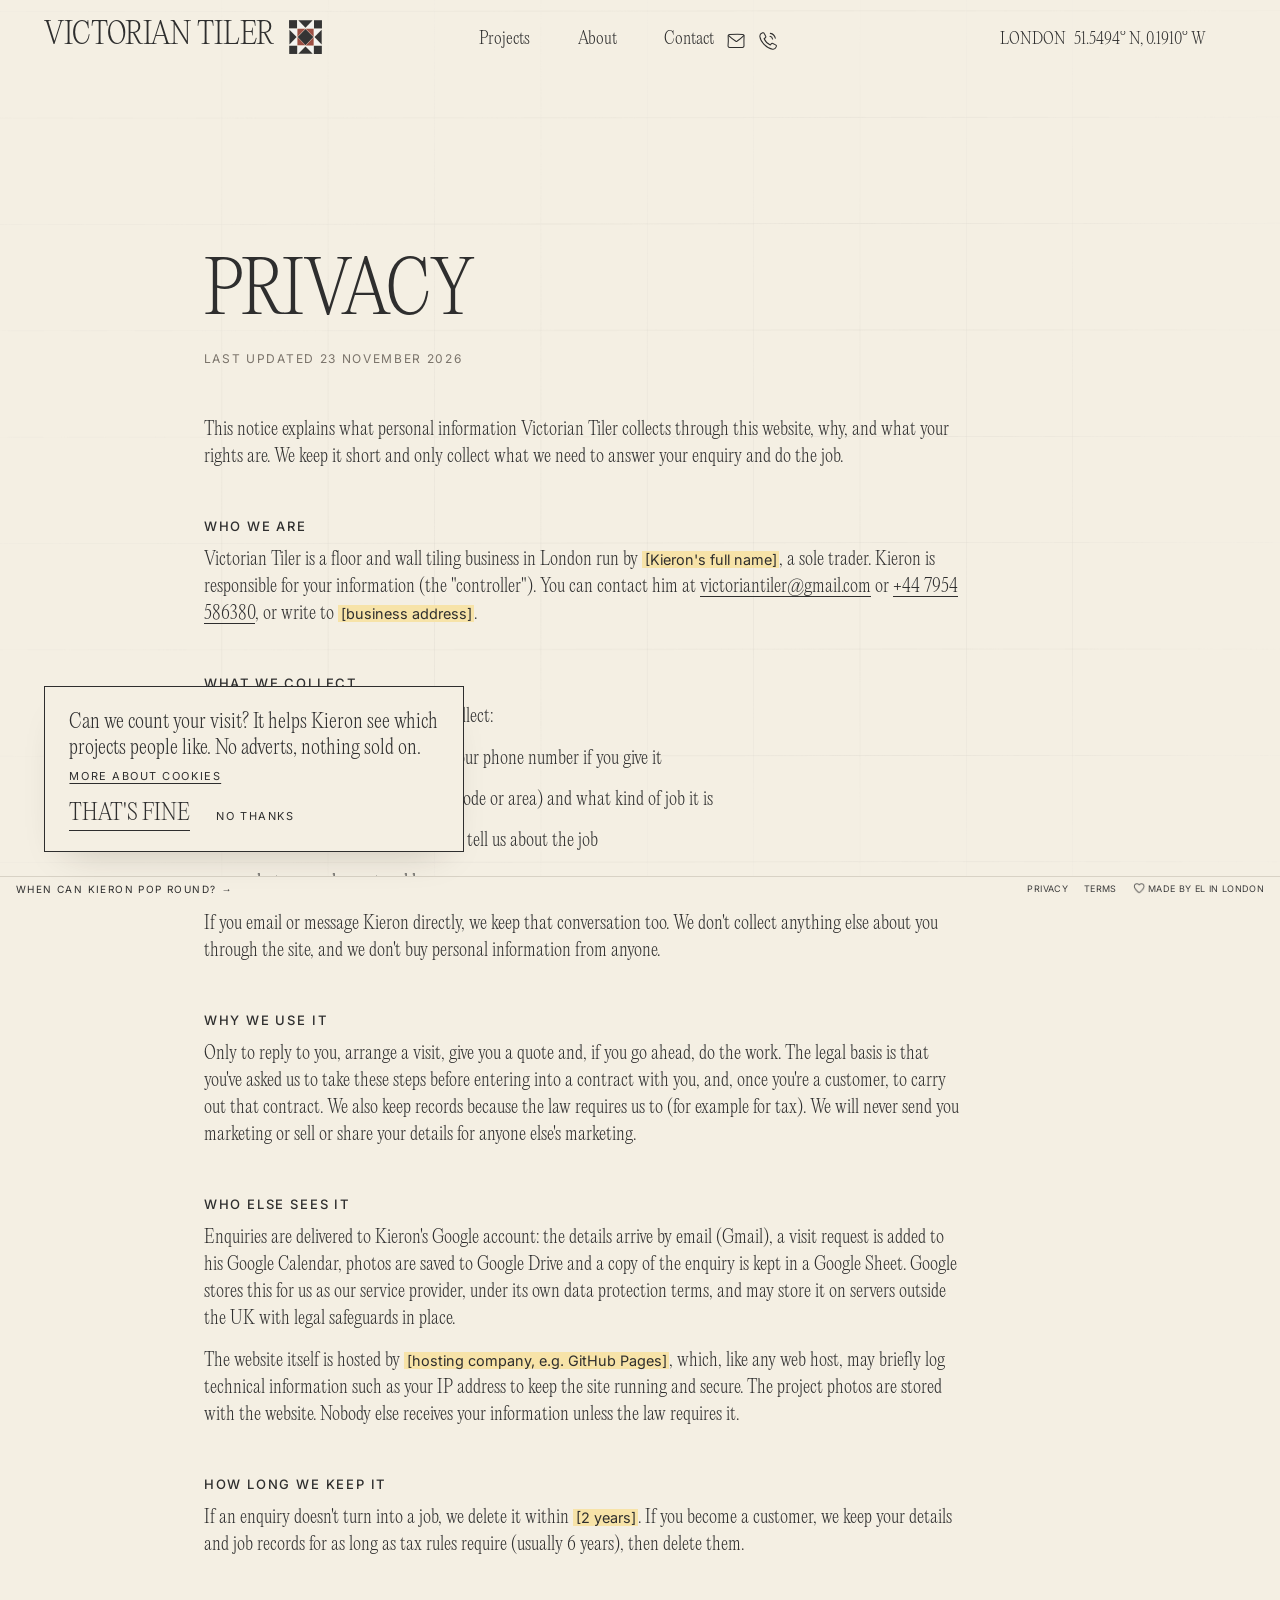
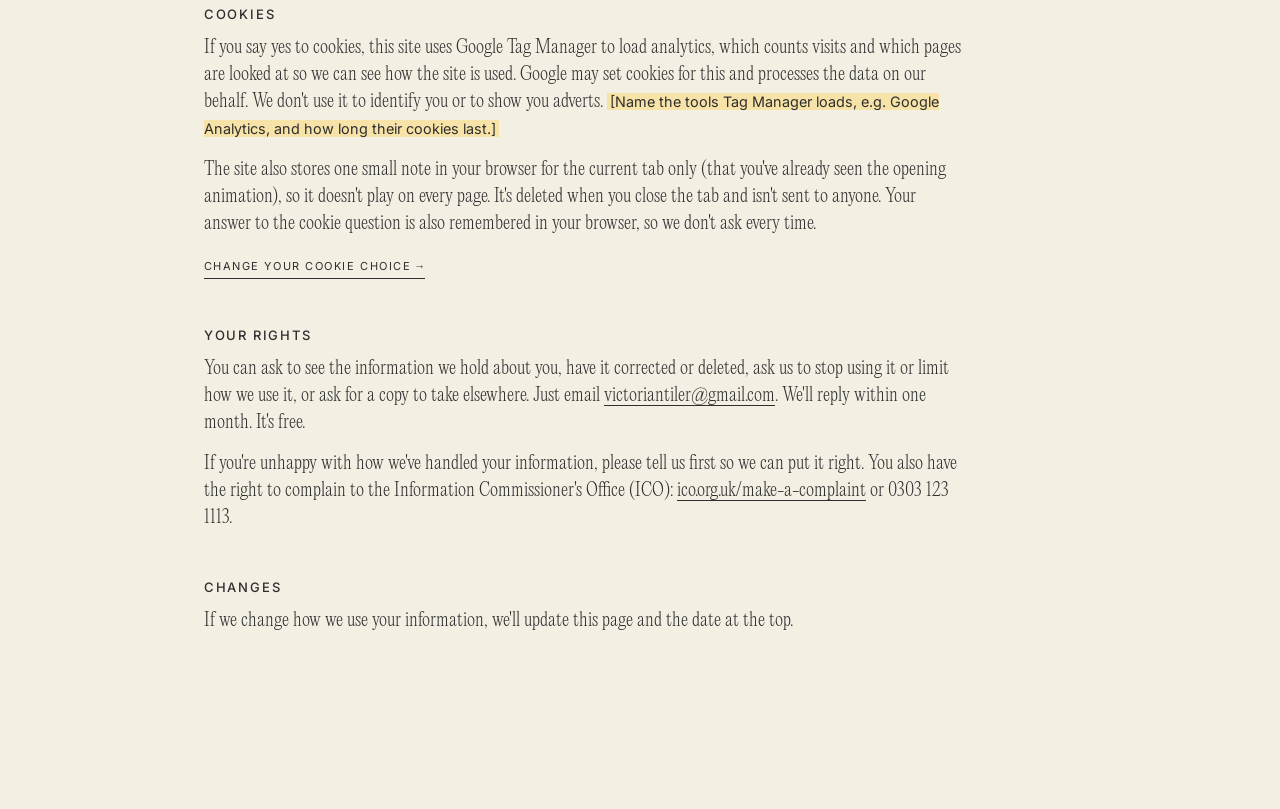
<file: privacy.html>
<!doctype html>
<html lang="en-GB">
<head>
<meta charset="utf-8">
<meta name="color-scheme" content="only light">
<meta name="viewport" content="width=device-width, initial-scale=1, viewport-fit=cover">
<meta name="description" data-copy-attr="content:meta_privacy" content="How Victorian Tiler uses the information you send through this website.">
<title data-copy="title_privacy">Privacy — Victorian Tiler</title>
<link rel="icon" type="image/svg+xml" href="img/brand-tile.svg">
<link rel="preload" href="fonts/PPEditorialNew-Ultralight.otf" as="font" type="font/otf" crossorigin>
<link rel="stylesheet" href="css/site.css?v=202611271630">
</head>
<body data-page="legal">
<div class="wrap">
  <header>
    <a class="brand" href="index.html"><span data-roll data-d="0.15">Victorian Tiler</span><img class="brand-tile" src="img/brand-tile.svg" alt=""></a>
    <button class="menu-toggle" type="button" aria-expanded="false" aria-controls="site-nav" aria-label="Menu"><svg class="waves" viewBox="0 0 38 27" aria-hidden="true"><path class="w1" d="M.95 11.66C6.65 8.26 12.56 15.06 19.21 11.66 25.86 8.26 29.88 8.49 37.05 10.44"/><path class="w2" d="M1 18.64C6.68 13.94 12.58 23.35 19.21 18.64 25.84 13.94 29.85 14.26 37 16.96"/><path class="w3" d="M1 25.19C6.68 22.36 12.58 28.01 19.21 25.19 25.84 22.36 29.85 22.55 37 24.18"/></svg><svg class="x" viewBox="0 0 38 27" aria-hidden="true"><path d="M5 3.5C10.5 7.6 14.3 10.2 19.1 13.6 24.3 17.3 28.4 20.4 33.2 24"/><path d="M33.4 3.2C28.6 6.9 24.6 10.1 19.2 13.7 14.1 17.1 9.6 20.6 4.8 24.2"/></svg></button>
    <nav aria-label="Main" id="site-nav">
      <a class="nav-link" href="projects.html" data-page="projects" data-roll data-d="0.5" data-copy="nav_projects">Projects</a>
      <a class="nav-link" href="about.html" data-page="about" data-roll data-d="0.55" data-copy="nav_about">About</a>
      <span class="nav-contact">
      <a class="nav-link" href="contact.html" data-page="contact" data-roll data-d="0.65" data-copy="nav_contact">Contact</a>
      <a class="nav-phone nav-mail" href="mailto:victoriantiler@gmail.com" target="_blank" rel="noopener" aria-label="Email Kieron" title="Email Kieron"><svg viewBox="0 0 32 32" aria-hidden="true"><path class="ph-body" pathLength="1" d="M4.6 9.2c-.3-1.4.6-2.5 2-2.6 6.3-.4 12.6-.5 18.9-.2 1.4.1 2.2 1 2.1 2.4-.2 4.6-.3 9.3-.1 13.9.1 1.4-.8 2.4-2.2 2.5-6.2.3-12.5.3-18.7 0-1.4-.1-2.3-1-2.2-2.4.4-4.5.6-9.1.2-13.6Z"/><path class="ph-ring" pathLength="1" d="M5.3 8.1c3.5 3.3 6.9 6.1 10.4 8.2.5.3 1.1.3 1.6 0 3.4-2.2 6.7-4.9 9.9-8.1"/></svg></a>
      <a class="nav-phone" id="nav-phone" href="contact.html#enquiry" aria-label="Call Kieron" title="Call Kieron"><svg viewBox="0 0 32 32" aria-hidden="true"><path class="ph-body" pathLength="1" d="M7.4 4.5C5.3 5.2 3.9 7.1 4.2 9.6 5 16.9 14.5 26.8 22.6 27.8c2.5.3 4.3-1 5-2.9l.4-1.1c.3-.9-.1-1.8-1-2.2l-4.1-2.1c-.8-.4-1.7-.2-2.3.5l-1.3 1.6c-3.6-1.5-7.4-5.4-9-8.9l1.8-1.5c.7-.6.9-1.5.5-2.3L10.5 5c-.4-.8-1.3-1.2-2.2-.9l-.9.4"/><path class="ph-ring" pathLength="1" d="M19.3 4.9c3.4.6 6.4 3.4 7.2 7"/><path class="ph-ring" pathLength="1" d="M18.8 9.2c1.9.4 3.4 1.9 3.8 3.9"/></svg></a>
      </span>
      <div class="m-contact">
        <a href="mailto:victoriantiler@gmail.com" target="_blank" rel="noopener"><span class="m-ico"><svg viewBox="0 0 32 32" aria-hidden="true"><path class="ph-body" pathLength="1" d="M4.6 9.2c-.3-1.4.6-2.5 2-2.6 6.3-.4 12.6-.5 18.9-.2 1.4.1 2.2 1 2.1 2.4-.2 4.6-.3 9.3-.1 13.9.1 1.4-.8 2.4-2.2 2.5-6.2.3-12.5.3-18.7 0-1.4-.1-2.3-1-2.2-2.4.4-4.5.6-9.1.2-13.6Z"/><path class="ph-ring" pathLength="1" d="M5.3 8.1c3.5 3.3 6.9 6.1 10.4 8.2.5.3 1.1.3 1.6 0 3.4-2.2 6.7-4.9 9.9-8.1"/></svg></span><span data-copy="email">victoriantiler@gmail.com</span></a>
        <a class="m-phone" href="contact.html#enquiry"><span class="m-ico"><svg viewBox="0 0 32 32" aria-hidden="true"><path class="ph-body" pathLength="1" d="M7.4 4.5C5.3 5.2 3.9 7.1 4.2 9.6 5 16.9 14.5 26.8 22.6 27.8c2.5.3 4.3-1 5-2.9l.4-1.1c.3-.9-.1-1.8-1-2.2l-4.1-2.1c-.8-.4-1.7-.2-2.3.5l-1.3 1.6c-3.6-1.5-7.4-5.4-9-8.9l1.8-1.5c.7-.6.9-1.5.5-2.3L10.5 5c-.4-.8-1.3-1.2-2.2-.9l-.9.4"/><path class="ph-ring" pathLength="1" d="M19.3 4.9c3.4.6 6.4 3.4 7.2 7"/><path class="ph-ring" pathLength="1" d="M18.8 9.2c1.9.4 3.4 1.9 3.8 3.9"/></svg></span><span class="m-phone-text">Phone number</span></a>
        <a href="https://instagram.com/" data-contact="instagram" target="_blank" rel="noopener"><span class="m-ico"></span><span data-copy="instagram_handle">Instagram handle</span></a>
      </div>
    </nav>
    <div class="coords"><span data-roll data-d="0.8" data-copy="coords_place">London</span><span data-roll data-d="0.9" data-copy="coords">51.5494° N, 0.1910° W</span></div>
  </header>
</div>
<main class="page page-legal">
<article class="legal" data-legal="privacy">
<h1>Privacy</h1>
<p class="updated">Last updated 23 November 2026</p>
<p>This notice explains what personal information Victorian Tiler collects through this website, why, and what your rights are. We keep it short and only collect what we need to answer your enquiry and do the job.</p>
<h2 id="who-we-are">Who we are</h2>
<p>Victorian Tiler is a floor and wall tiling business in London run by <span class="todo">[Kieron's full name]</span>, a sole trader. Kieron is responsible for your information (the "controller"). You can contact him at <a href="mailto:victoriantiler@gmail.com" target="_blank" rel="noopener">victoriantiler@gmail.com</a> or <a href="tel:+447954586380">+44 7954 586380</a>, or write to <span class="todo">[business address]</span>.</p>
<h2 id="what-we-collect">What we collect</h2>
<p>When you send the enquiry form we collect:</p>
<ul>
<li>your name and email address, and your phone number if you give it</li>
<li>where the job is (for example a postcode or area) and what kind of job it is</li>
<li>when you'd like a visit, and what you tell us about the job</li>
<li>any photos you choose to add</li>
</ul>
<p>If you email or message Kieron directly, we keep that conversation too. We don't collect anything else about you through the site, and we don't buy personal information from anyone.</p>
<h2 id="why-we-use-it">Why we use it</h2>
<p>Only to reply to you, arrange a visit, give you a quote and, if you go ahead, do the work. The legal basis is that you've asked us to take these steps before entering into a contract with you, and, once you're a customer, to carry out that contract. We also keep records because the law requires us to (for example for tax). We will never send you marketing or sell or share your details for anyone else's marketing.</p>
<h2 id="who-else-sees-it">Who else sees it</h2>
<p>Enquiries are delivered to Kieron's Google account: the details arrive by email (Gmail), a visit request is added to his Google Calendar, photos are saved to Google Drive and a copy of the enquiry is kept in a Google Sheet. Google stores this for us as our service provider, under its own data protection terms, and may store it on servers outside the UK with legal safeguards in place.</p>
<p>The website itself is hosted by <span class="todo">[hosting company, e.g. GitHub Pages]</span>, which, like any web host, may briefly log technical information such as your IP address to keep the site running and secure. The project photos are stored with the website. Nobody else receives your information unless the law requires it.</p>
<h2 id="how-long-we-keep-it">How long we keep it</h2>
<p>If an enquiry doesn't turn into a job, we delete it within <span class="todo">[2 years]</span>. If you become a customer, we keep your details and job records for as long as tax rules require (usually 6 years), then delete them.</p>
<h2 id="cookies">Cookies</h2>
<p>If you say yes to cookies, this site uses Google Tag Manager to load analytics, which counts visits and which pages are looked at so we can see how the site is used. Google may set cookies for this and processes the data on our behalf. We don't use it to identify you or to show you adverts. <span class="todo">[Name the tools Tag Manager loads, e.g. Google Analytics, and how long their cookies last.]</span></p>
<p>The site also stores one small note in your browser for the current tab only (that you've already seen the opening animation), so it doesn't play on every page. It's deleted when you close the tab and isn't sent to anyone. Your answer to the cookie question is also remembered in your browser, so we don't ask every time.</p>
<p><a class="text-cta" href="#cookies" data-cookie-settings>Change your cookie choice</a></p>
<h2 id="your-rights">Your rights</h2>
<p>You can ask to see the information we hold about you, have it corrected or deleted, ask us to stop using it or limit how we use it, or ask for a copy to take elsewhere. Just email <a href="mailto:victoriantiler@gmail.com" target="_blank" rel="noopener">victoriantiler@gmail.com</a>. We'll reply within one month. It's free.</p>
<p>If you're unhappy with how we've handled your information, please tell us first so we can put it right. You also have the right to complain to the Information Commissioner's Office (ICO): <a href="https://ico.org.uk/make-a-complaint/" target="_blank" rel="noopener">ico.org.uk/make-a-complaint</a> or 0303 123 1113.</p>
<h2 id="changes">Changes</h2>
<p>If we change how we use your information, we'll update this page and the date at the top.</p>
</article>
</main>
<footer><a class="foot-cta" href="contact.html#enquiry" data-copy="cta_visit">When can Kieron pop round?</a><nav class="foot-links" aria-label="Legal"><a href="privacy.html" data-copy="footer_privacy">Privacy</a><a href="terms.html" data-copy="footer_terms">Terms</a><a class="credit" href="https://www.elinlondon.com" target="_blank" rel="noopener"><img src="img/heart.png" alt="">Made by El in London</a></nav></footer>
<script src="js/config.js?v=202611271630"></script>
<script src="js/analytics.js?v=202611271630"></script>
<script src="js/site.js?v=202611271630"></script>
<div hidden data-copy-store><span data-copy="cookie_question">Can we count your visit? It helps Kieron see which projects people like. No adverts, nothing sold on.</span><span data-copy="cookie_more">More about cookies</span><span data-copy="cookie_yes">That's fine</span><span data-copy="cookie_no">No thanks</span></div>
</body>
</html>
</file>
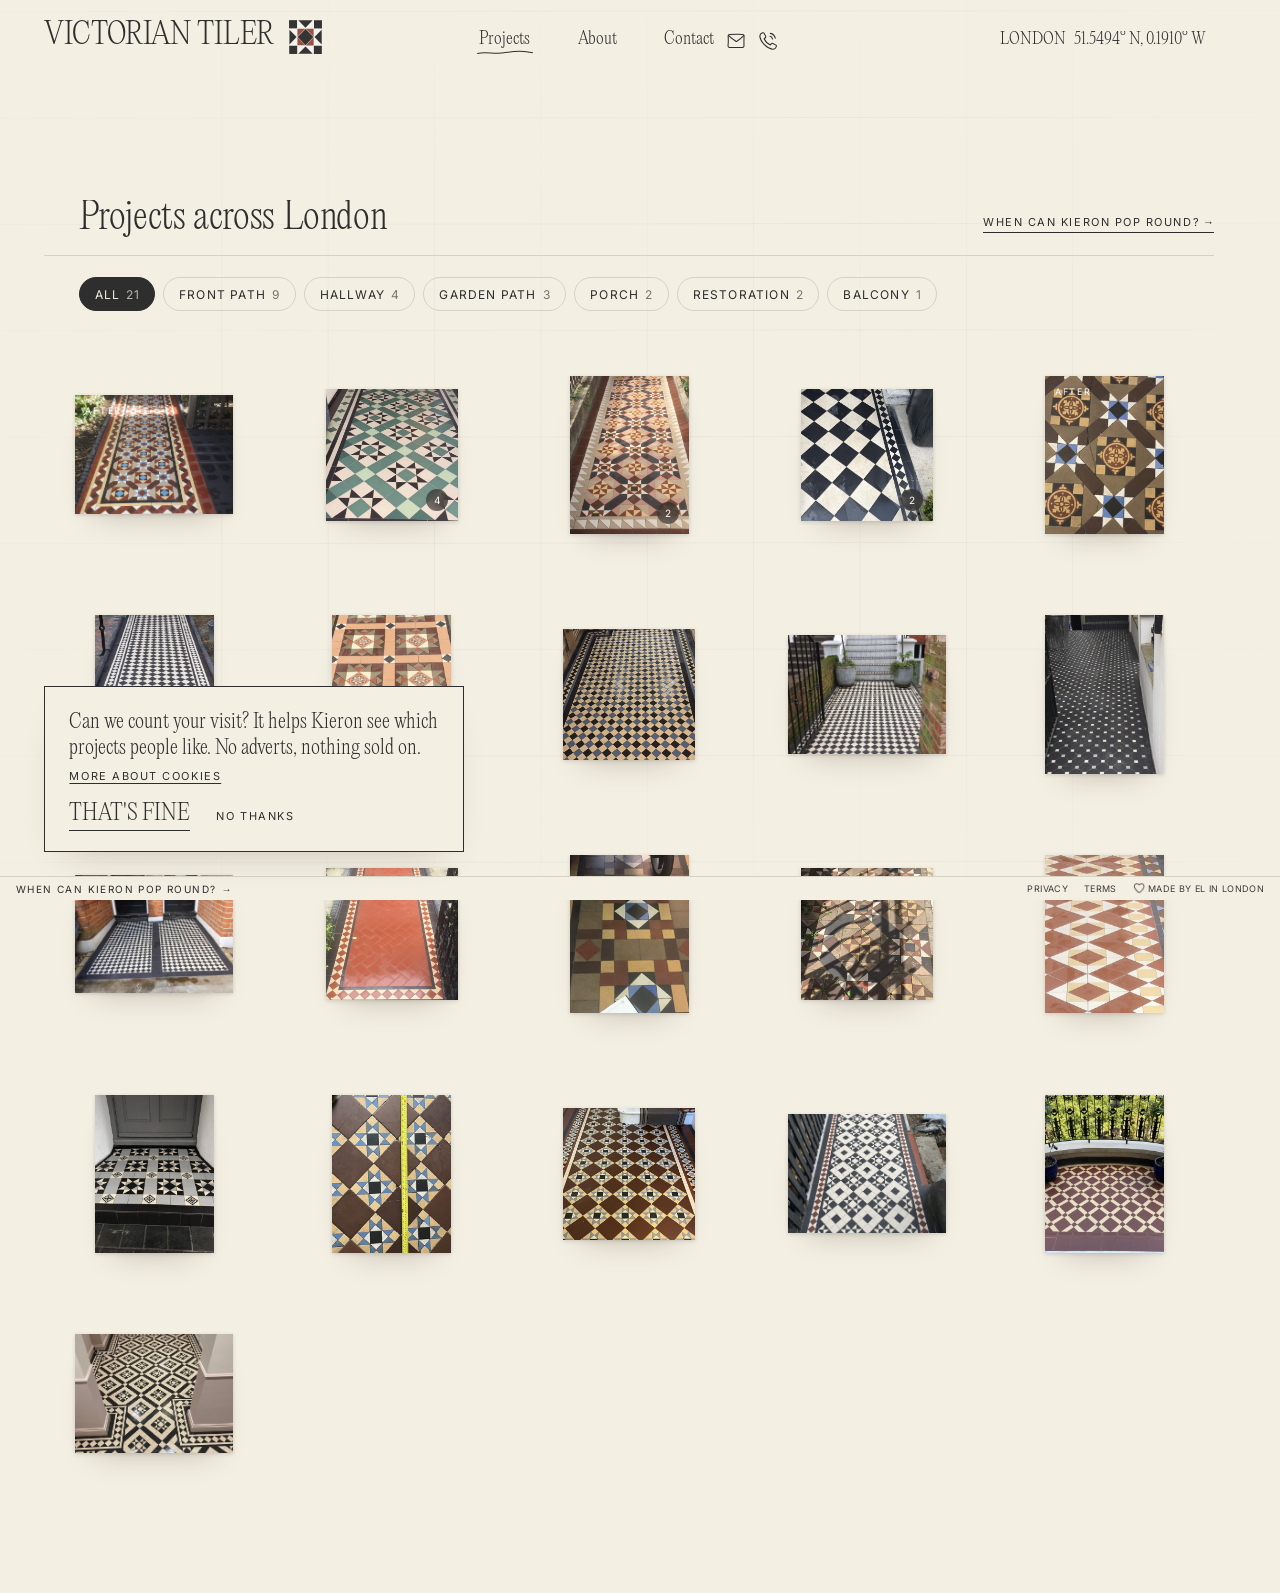
<file: projects.html>
<!doctype html>
<html lang="en-GB">
<head>
<meta charset="utf-8">
<meta name="color-scheme" content="only light">
<meta name="viewport" content="width=device-width, initial-scale=1, viewport-fit=cover">
<meta name="description" data-copy-attr="content:meta_projects" content="Projects by Victorian Tiler: Victorian paths, hallways, porches and restorations across London.">
<title data-copy="title_projects">Projects — Victorian Tiler</title>
<link rel="icon" type="image/svg+xml" href="img/brand-tile.svg">
<link rel="preload" href="fonts/PPEditorialNew-Ultralight.otf" as="font" type="font/otf" crossorigin>
<link rel="stylesheet" href="css/site.css?v=202611271630">
<script src="js/config.js?v=202611271630"></script>
<script src="js/analytics.js?v=202611271630"></script>
</head>
<body data-page="projects" class="is-loading">
<div class="wrap">
  <header>
    <a class="brand" href="index.html"><span data-roll data-d="0.15">Victorian Tiler</span><img class="brand-tile" src="img/brand-tile.svg" alt=""></a>
    <button class="menu-toggle" type="button" aria-expanded="false" aria-controls="site-nav" aria-label="Menu"><svg class="waves" viewBox="0 0 38 27" aria-hidden="true"><path class="w1" d="M.95 11.66C6.65 8.26 12.56 15.06 19.21 11.66 25.86 8.26 29.88 8.49 37.05 10.44"/><path class="w2" d="M1 18.64C6.68 13.94 12.58 23.35 19.21 18.64 25.84 13.94 29.85 14.26 37 16.96"/><path class="w3" d="M1 25.19C6.68 22.36 12.58 28.01 19.21 25.19 25.84 22.36 29.85 22.55 37 24.18"/></svg><svg class="x" viewBox="0 0 38 27" aria-hidden="true"><path d="M5 3.5C10.5 7.6 14.3 10.2 19.1 13.6 24.3 17.3 28.4 20.4 33.2 24"/><path d="M33.4 3.2C28.6 6.9 24.6 10.1 19.2 13.7 14.1 17.1 9.6 20.6 4.8 24.2"/></svg></button>
    <nav aria-label="Main" id="site-nav">
      <a class="nav-link" href="projects.html" data-page="projects" data-roll data-d="0.5" data-copy="nav_projects">Projects</a>
      <a class="nav-link" href="about.html" data-page="about" data-roll data-d="0.55" data-copy="nav_about">About</a>
      <span class="nav-contact">
      <a class="nav-link" href="contact.html" data-page="contact" data-roll data-d="0.65" data-copy="nav_contact">Contact</a>
      <a class="nav-phone nav-mail" href="mailto:victoriantiler@gmail.com" target="_blank" rel="noopener" aria-label="Email Kieron" title="Email Kieron"><svg viewBox="0 0 32 32" aria-hidden="true"><path class="ph-body" pathLength="1" d="M4.6 9.2c-.3-1.4.6-2.5 2-2.6 6.3-.4 12.6-.5 18.9-.2 1.4.1 2.2 1 2.1 2.4-.2 4.6-.3 9.3-.1 13.9.1 1.4-.8 2.4-2.2 2.5-6.2.3-12.5.3-18.7 0-1.4-.1-2.3-1-2.2-2.4.4-4.5.6-9.1.2-13.6Z"/><path class="ph-ring" pathLength="1" d="M5.3 8.1c3.5 3.3 6.9 6.1 10.4 8.2.5.3 1.1.3 1.6 0 3.4-2.2 6.7-4.9 9.9-8.1"/></svg></a>
      <a class="nav-phone" id="nav-phone" href="contact.html#enquiry" aria-label="Call Kieron" title="Call Kieron"><svg viewBox="0 0 32 32" aria-hidden="true"><path class="ph-body" pathLength="1" d="M7.4 4.5C5.3 5.2 3.9 7.1 4.2 9.6 5 16.9 14.5 26.8 22.6 27.8c2.5.3 4.3-1 5-2.9l.4-1.1c.3-.9-.1-1.8-1-2.2l-4.1-2.1c-.8-.4-1.7-.2-2.3.5l-1.3 1.6c-3.6-1.5-7.4-5.4-9-8.9l1.8-1.5c.7-.6.9-1.5.5-2.3L10.5 5c-.4-.8-1.3-1.2-2.2-.9l-.9.4"/><path class="ph-ring" pathLength="1" d="M19.3 4.9c3.4.6 6.4 3.4 7.2 7"/><path class="ph-ring" pathLength="1" d="M18.8 9.2c1.9.4 3.4 1.9 3.8 3.9"/></svg></a>
      </span>
      <div class="m-contact">
        <a href="mailto:victoriantiler@gmail.com" target="_blank" rel="noopener"><span class="m-ico"><svg viewBox="0 0 32 32" aria-hidden="true"><path class="ph-body" pathLength="1" d="M4.6 9.2c-.3-1.4.6-2.5 2-2.6 6.3-.4 12.6-.5 18.9-.2 1.4.1 2.2 1 2.1 2.4-.2 4.6-.3 9.3-.1 13.9.1 1.4-.8 2.4-2.2 2.5-6.2.3-12.5.3-18.7 0-1.4-.1-2.3-1-2.2-2.4.4-4.5.6-9.1.2-13.6Z"/><path class="ph-ring" pathLength="1" d="M5.3 8.1c3.5 3.3 6.9 6.1 10.4 8.2.5.3 1.1.3 1.6 0 3.4-2.2 6.7-4.9 9.9-8.1"/></svg></span><span data-copy="email">victoriantiler@gmail.com</span></a>
        <a class="m-phone" href="contact.html#enquiry"><span class="m-ico"><svg viewBox="0 0 32 32" aria-hidden="true"><path class="ph-body" pathLength="1" d="M7.4 4.5C5.3 5.2 3.9 7.1 4.2 9.6 5 16.9 14.5 26.8 22.6 27.8c2.5.3 4.3-1 5-2.9l.4-1.1c.3-.9-.1-1.8-1-2.2l-4.1-2.1c-.8-.4-1.7-.2-2.3.5l-1.3 1.6c-3.6-1.5-7.4-5.4-9-8.9l1.8-1.5c.7-.6.9-1.5.5-2.3L10.5 5c-.4-.8-1.3-1.2-2.2-.9l-.9.4"/><path class="ph-ring" pathLength="1" d="M19.3 4.9c3.4.6 6.4 3.4 7.2 7"/><path class="ph-ring" pathLength="1" d="M18.8 9.2c1.9.4 3.4 1.9 3.8 3.9"/></svg></span><span class="m-phone-text">Phone number</span></a>
        <a href="https://instagram.com/" data-contact="instagram" target="_blank" rel="noopener"><span class="m-ico"></span><span data-copy="instagram_handle">Instagram handle</span></a>
      </div>
    </nav>
    <div class="coords"><span data-roll data-d="0.8" data-copy="coords_place">London</span><span data-roll data-d="0.9" data-copy="coords">51.5494° N, 0.1910° W</span></div>
  </header>
</div>

<main class="projects-page">
  <div class="pp-head">
    <h1 class="pp-title"><span class="line"><span data-copy="projects_title">Projects across London</span></span></h1>
    <a class="text-cta pp-cta" href="contact.html#enquiry" data-copy="cta_visit">When can Kieron pop round?</a>
    <p class="vh" id="pp-count" aria-live="polite"></p>
  </div>
  <div class="filters" id="filters" role="group" aria-label="Filter projects by type"></div>
  <div class="pgrid" id="pgrid"></div>
  <p class="pp-empty" id="pp-empty" hidden data-copy="projects_empty">No projects of this type yet.</p>
</main>

<div class="detail" id="detail" role="dialog" aria-modal="true" aria-labelledby="d-title" aria-hidden="true">
  <nav class="crumbs" aria-label="Breadcrumb"><a href="index.html" data-copy="crumb_home">Home</a><span aria-hidden="true">/</span><a href="projects.html" data-copy="crumb_projects">Projects</a><span aria-hidden="true">/</span><span id="d-crumb" aria-current="page"></span></nav>
  <button class="close" type="button" id="d-close" data-roll data-copy="project_back">Back</button>
  <a class="close next" id="d-next" href="#" data-roll hidden data-copy="project_next">Next</a>
  <div class="copy-col">
    <h3 id="d-title"><span class="line"><span id="d-l1"></span></span><span class="line"><span id="d-l2"></span></span></h3>
    <p id="d-text"></p>
    <div class="meta"><span data-copy="project_label_type">Type</span><a class="type-pill" id="d-type" href="projects.html" data-row></a><span data-copy="project_label_location">Location</span><b id="d-loc" data-row></b><span data-copy="project_label_year">Year</span><b id="d-year" data-row></b></div>
    <a class="text-cta detail-cta" href="contact.html#enquiry" data-copy="cta_visit">When can Kieron pop round?</a>
  </div>
  <div class="media-col">
    <div class="stage-img" id="d-img"></div>
    <div class="thumbs" id="d-thumbs" hidden></div>
  </div>
</div>

<footer><a class="foot-cta" href="contact.html#enquiry" data-copy="cta_visit">When can Kieron pop round?</a><nav class="foot-links" aria-label="Legal"><a href="privacy.html" data-copy="footer_privacy">Privacy</a><a href="terms.html" data-copy="footer_terms">Terms</a><a class="credit" href="https://www.elinlondon.com" target="_blank" rel="noopener"><img src="img/heart.png" alt="">Made by El in London</a></nav></footer>
<script src="js/site.js?v=202611271630"></script>
<script src="js/sheet.js?v=202611271630"></script>
<script src="js/detail.js?v=202611271630"></script>
<script src="js/projects-page.js?v=202611271630"></script>
<div hidden data-copy-store><span data-copy="cookie_question">Can we count your visit? It helps Kieron see which projects people like. No adverts, nothing sold on.</span><span data-copy="cookie_more">More about cookies</span><span data-copy="cookie_yes">That's fine</span><span data-copy="cookie_no">No thanks</span></div>
</body>
</html>
</file>
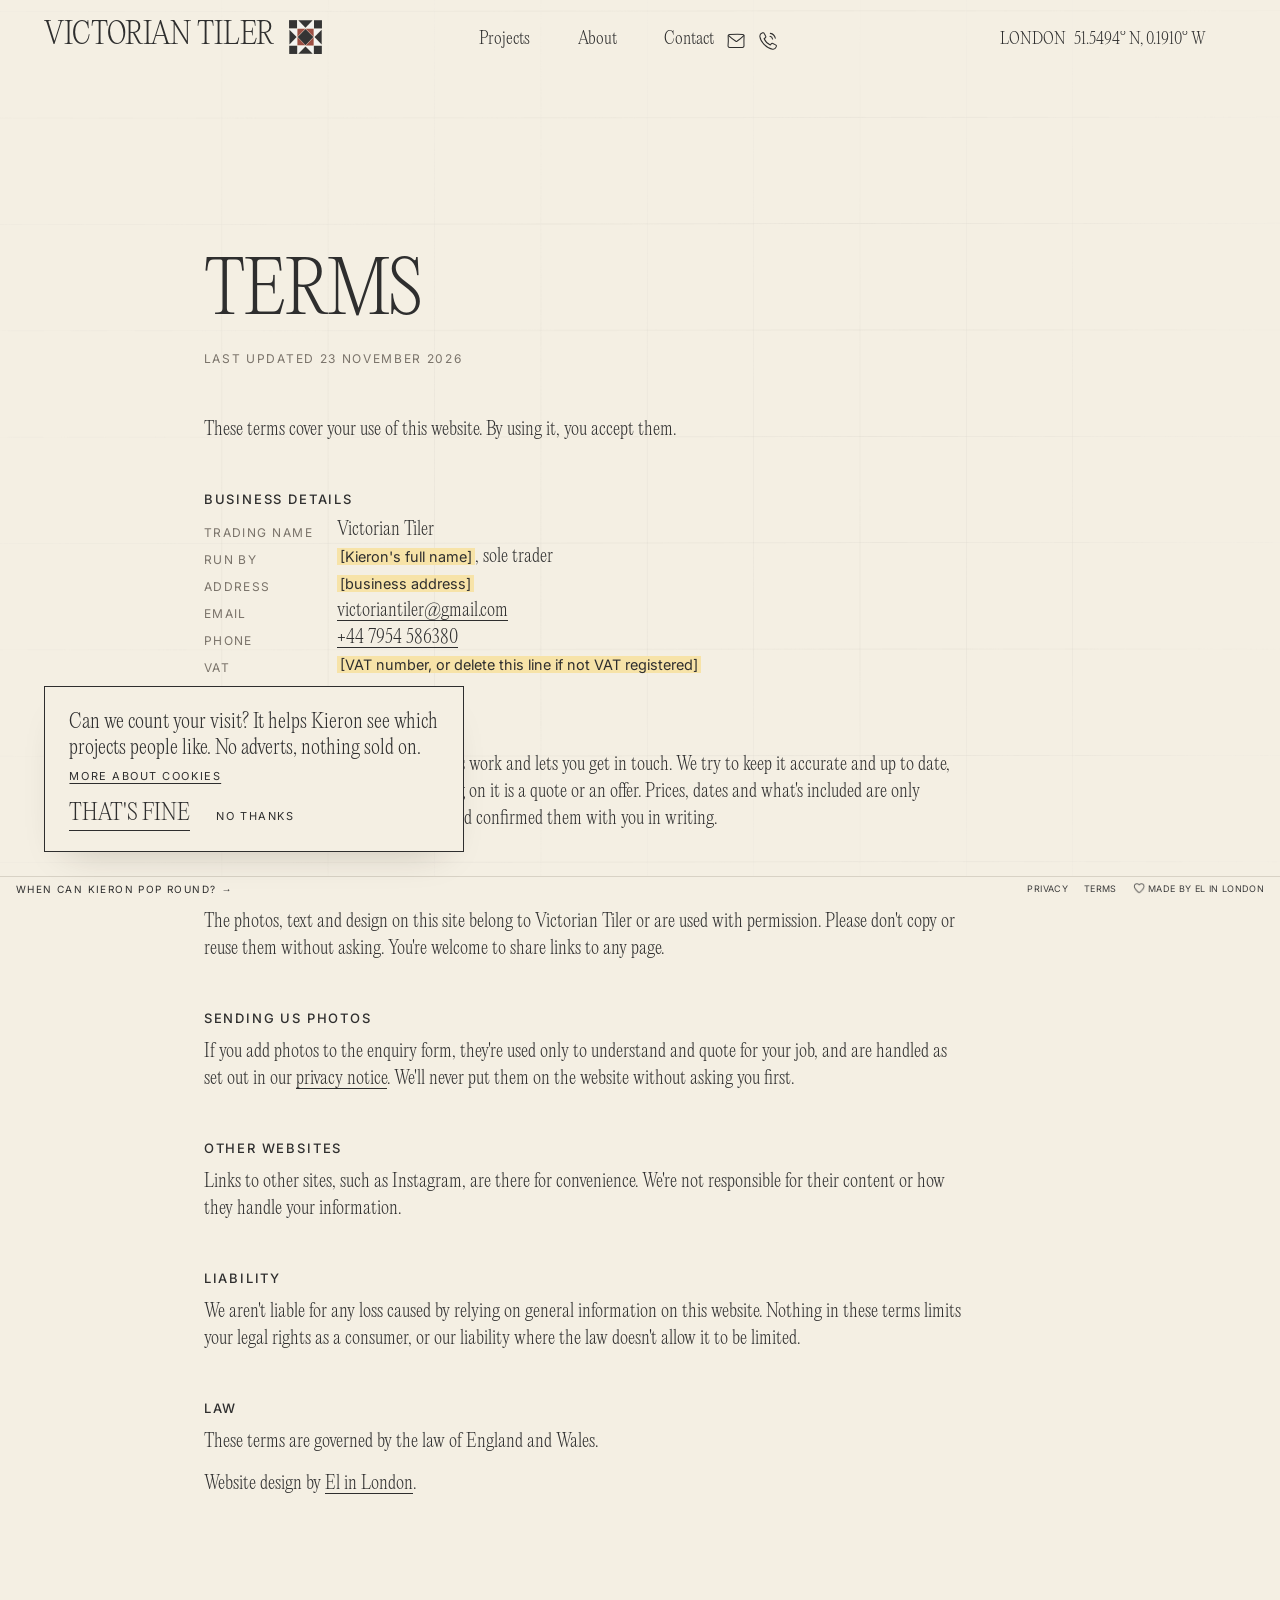
<file: terms.html>
<!doctype html>
<html lang="en-GB">
<head>
<meta charset="utf-8">
<meta name="color-scheme" content="only light">
<meta name="viewport" content="width=device-width, initial-scale=1, viewport-fit=cover">
<meta name="description" data-copy-attr="content:meta_terms" content="Terms of use and business details for the Victorian Tiler website.">
<title data-copy="title_terms">Terms — Victorian Tiler</title>
<link rel="icon" type="image/svg+xml" href="img/brand-tile.svg">
<link rel="preload" href="fonts/PPEditorialNew-Ultralight.otf" as="font" type="font/otf" crossorigin>
<link rel="stylesheet" href="css/site.css?v=202611271630">
</head>
<body data-page="legal">
<div class="wrap">
  <header>
    <a class="brand" href="index.html"><span data-roll data-d="0.15">Victorian Tiler</span><img class="brand-tile" src="img/brand-tile.svg" alt=""></a>
    <button class="menu-toggle" type="button" aria-expanded="false" aria-controls="site-nav" aria-label="Menu"><svg class="waves" viewBox="0 0 38 27" aria-hidden="true"><path class="w1" d="M.95 11.66C6.65 8.26 12.56 15.06 19.21 11.66 25.86 8.26 29.88 8.49 37.05 10.44"/><path class="w2" d="M1 18.64C6.68 13.94 12.58 23.35 19.21 18.64 25.84 13.94 29.85 14.26 37 16.96"/><path class="w3" d="M1 25.19C6.68 22.36 12.58 28.01 19.21 25.19 25.84 22.36 29.85 22.55 37 24.18"/></svg><svg class="x" viewBox="0 0 38 27" aria-hidden="true"><path d="M5 3.5C10.5 7.6 14.3 10.2 19.1 13.6 24.3 17.3 28.4 20.4 33.2 24"/><path d="M33.4 3.2C28.6 6.9 24.6 10.1 19.2 13.7 14.1 17.1 9.6 20.6 4.8 24.2"/></svg></button>
    <nav aria-label="Main" id="site-nav">
      <a class="nav-link" href="projects.html" data-page="projects" data-roll data-d="0.5" data-copy="nav_projects">Projects</a>
      <a class="nav-link" href="about.html" data-page="about" data-roll data-d="0.55" data-copy="nav_about">About</a>
      <span class="nav-contact">
      <a class="nav-link" href="contact.html" data-page="contact" data-roll data-d="0.65" data-copy="nav_contact">Contact</a>
      <a class="nav-phone nav-mail" href="mailto:victoriantiler@gmail.com" target="_blank" rel="noopener" aria-label="Email Kieron" title="Email Kieron"><svg viewBox="0 0 32 32" aria-hidden="true"><path class="ph-body" pathLength="1" d="M4.6 9.2c-.3-1.4.6-2.5 2-2.6 6.3-.4 12.6-.5 18.9-.2 1.4.1 2.2 1 2.1 2.4-.2 4.6-.3 9.3-.1 13.9.1 1.4-.8 2.4-2.2 2.5-6.2.3-12.5.3-18.7 0-1.4-.1-2.3-1-2.2-2.4.4-4.5.6-9.1.2-13.6Z"/><path class="ph-ring" pathLength="1" d="M5.3 8.1c3.5 3.3 6.9 6.1 10.4 8.2.5.3 1.1.3 1.6 0 3.4-2.2 6.7-4.9 9.9-8.1"/></svg></a>
      <a class="nav-phone" id="nav-phone" href="contact.html#enquiry" aria-label="Call Kieron" title="Call Kieron"><svg viewBox="0 0 32 32" aria-hidden="true"><path class="ph-body" pathLength="1" d="M7.4 4.5C5.3 5.2 3.9 7.1 4.2 9.6 5 16.9 14.5 26.8 22.6 27.8c2.5.3 4.3-1 5-2.9l.4-1.1c.3-.9-.1-1.8-1-2.2l-4.1-2.1c-.8-.4-1.7-.2-2.3.5l-1.3 1.6c-3.6-1.5-7.4-5.4-9-8.9l1.8-1.5c.7-.6.9-1.5.5-2.3L10.5 5c-.4-.8-1.3-1.2-2.2-.9l-.9.4"/><path class="ph-ring" pathLength="1" d="M19.3 4.9c3.4.6 6.4 3.4 7.2 7"/><path class="ph-ring" pathLength="1" d="M18.8 9.2c1.9.4 3.4 1.9 3.8 3.9"/></svg></a>
      </span>
      <div class="m-contact">
        <a href="mailto:victoriantiler@gmail.com" target="_blank" rel="noopener"><span class="m-ico"><svg viewBox="0 0 32 32" aria-hidden="true"><path class="ph-body" pathLength="1" d="M4.6 9.2c-.3-1.4.6-2.5 2-2.6 6.3-.4 12.6-.5 18.9-.2 1.4.1 2.2 1 2.1 2.4-.2 4.6-.3 9.3-.1 13.9.1 1.4-.8 2.4-2.2 2.5-6.2.3-12.5.3-18.7 0-1.4-.1-2.3-1-2.2-2.4.4-4.5.6-9.1.2-13.6Z"/><path class="ph-ring" pathLength="1" d="M5.3 8.1c3.5 3.3 6.9 6.1 10.4 8.2.5.3 1.1.3 1.6 0 3.4-2.2 6.7-4.9 9.9-8.1"/></svg></span><span data-copy="email">victoriantiler@gmail.com</span></a>
        <a class="m-phone" href="contact.html#enquiry"><span class="m-ico"><svg viewBox="0 0 32 32" aria-hidden="true"><path class="ph-body" pathLength="1" d="M7.4 4.5C5.3 5.2 3.9 7.1 4.2 9.6 5 16.9 14.5 26.8 22.6 27.8c2.5.3 4.3-1 5-2.9l.4-1.1c.3-.9-.1-1.8-1-2.2l-4.1-2.1c-.8-.4-1.7-.2-2.3.5l-1.3 1.6c-3.6-1.5-7.4-5.4-9-8.9l1.8-1.5c.7-.6.9-1.5.5-2.3L10.5 5c-.4-.8-1.3-1.2-2.2-.9l-.9.4"/><path class="ph-ring" pathLength="1" d="M19.3 4.9c3.4.6 6.4 3.4 7.2 7"/><path class="ph-ring" pathLength="1" d="M18.8 9.2c1.9.4 3.4 1.9 3.8 3.9"/></svg></span><span class="m-phone-text">Phone number</span></a>
        <a href="https://instagram.com/" data-contact="instagram" target="_blank" rel="noopener"><span class="m-ico"></span><span data-copy="instagram_handle">Instagram handle</span></a>
      </div>
    </nav>
    <div class="coords"><span data-roll data-d="0.8" data-copy="coords_place">London</span><span data-roll data-d="0.9" data-copy="coords">51.5494° N, 0.1910° W</span></div>
  </header>
</div>
<main class="page page-legal">
<article class="legal" data-legal="terms">
<h1>Terms</h1>
<p class="updated">Last updated 23 November 2026</p>
<p>These terms cover your use of this website. By using it, you accept them.</p>
<h2 id="business-details">Business details</h2>
<dl>
<dt>Trading name</dt><dd>Victorian Tiler</dd>
<dt>Run by</dt><dd><span class="todo">[Kieron's full name]</span>, sole trader</dd>
<dt>Address</dt><dd><span class="todo">[business address]</span></dd>
<dt>Email</dt><dd><a href="mailto:victoriantiler@gmail.com" target="_blank" rel="noopener">victoriantiler@gmail.com</a></dd>
<dt>Phone</dt><dd><a href="tel:+447954586380">+44 7954 586380</a></dd>
<dt>VAT</dt><dd><span class="todo">[VAT number, or delete this line if not VAT registered]</span></dd>
</dl>
<h2 id="about-the-website">About the website</h2>
<p>The website shows examples of Kieron's work and lets you get in touch. We try to keep it accurate and up to date, but it's for general information: nothing on it is a quote or an offer. Prices, dates and what's included are only agreed once Kieron has seen the job and confirmed them with you in writing.</p>
<h2 id="photos-and-content">Photos and content</h2>
<p>The photos, text and design on this site belong to Victorian Tiler or are used with permission. Please don't copy or reuse them without asking. You're welcome to share links to any page.</p>
<h2 id="sending-us-photos">Sending us photos</h2>
<p>If you add photos to the enquiry form, they're used only to understand and quote for your job, and are handled as set out in our <a href="privacy.html">privacy notice</a>. We'll never put them on the website without asking you first.</p>
<h2 id="other-websites">Other websites</h2>
<p>Links to other sites, such as Instagram, are there for convenience. We're not responsible for their content or how they handle your information.</p>
<h2 id="liability">Liability</h2>
<p>We aren't liable for any loss caused by relying on general information on this website. Nothing in these terms limits your legal rights as a consumer, or our liability where the law doesn't allow it to be limited.</p>
<h2 id="law">Law</h2>
<p>These terms are governed by the law of England and Wales.</p>
<p>Website design by <a href="https://www.elinlondon.com" target="_blank" rel="noopener">El in London</a>.</p>
</article>
</main>
<footer><a class="foot-cta" href="contact.html#enquiry" data-copy="cta_visit">When can Kieron pop round?</a><nav class="foot-links" aria-label="Legal"><a href="privacy.html" data-copy="footer_privacy">Privacy</a><a href="terms.html" data-copy="footer_terms">Terms</a><a class="credit" href="https://www.elinlondon.com" target="_blank" rel="noopener"><img src="img/heart.png" alt="">Made by El in London</a></nav></footer>
<script src="js/config.js?v=202611271630"></script>
<script src="js/analytics.js?v=202611271630"></script>
<script src="js/site.js?v=202611271630"></script>
<div hidden data-copy-store><span data-copy="cookie_question">Can we count your visit? It helps Kieron see which projects people like. No adverts, nothing sold on.</span><span data-copy="cookie_more">More about cookies</span><span data-copy="cookie_yes">That's fine</span><span data-copy="cookie_no">No thanks</span></div>
</body>
</html>
</file>
<file: css/site.css>
*,*::before,*::after{box-sizing:border-box}body{margin:0}img{max-width:100%}[hidden]{display:none!important}
@font-face{font-family:"Inter";src:url("../fonts/inter-latin-400-normal.woff2") format("woff2");font-weight:400;font-style:normal;font-display:swap}
@font-face{font-family:"Inter";src:url("../fonts/inter-latin-500-normal.woff2") format("woff2");font-weight:500 700;font-style:normal;font-display:swap}
@font-face{font-family:"PP Editorial New";src:url("../fonts/PPEditorialNew-Ultralight.otf") format("opentype");font-weight:200;font-style:normal;font-display:block}
@font-face{font-family:"PP Editorial New";src:url("../fonts/PPEditorialNew-UltralightItalic.otf") format("opentype");font-weight:200;font-style:italic;font-display:swap}
@font-face{font-family:"PP Editorial New";src:url("../fonts/PPEditorialNew-Ultrabold.otf") format("opentype");font-weight:800;font-style:normal;font-display:swap}
/* Layout: cream architectural grid, editorial top bar, one draggable row of project cards with before/after sliders, quiet about + contact below. */
:root{
  --linen:#F4EFE3;
  --grid:rgba(60,45,30,.055);
  --ink:#2E2E2E;
  --ink-soft:#2E2E2E;
  --muted:#7A736A;
  --terracotta:#8B261D;
  --tile-frame:#1E1B19;
  --card-shadow:rgba(40,25,10,.28);
  --line:#D8D2C5;
  --serif:"PP Editorial New","Cormorant Garamond",Georgia,"Times New Roman",serif;
  --sans:"Inter","Helvetica Neue",Helvetica,Arial,sans-serif;
  --ease:cubic-bezier(.25,1,.5,1);
  color-scheme:only light;
}

*{box-sizing:border-box}
html{scroll-behavior:smooth}
body{
  background:var(--linen);color:var(--ink);font-family:var(--serif);font-weight:200;
  background-image:url("../img/lines-bg.png");
  background-size:cover;background-position:center top;background-attachment:fixed;background-repeat:no-repeat;
  overflow-x:hidden;-webkit-font-smoothing:antialiased;
}
/* Design unit: 1 Figma px of the 1728 x 1117 HOMEPAGE frame, scaled by whichever of width or height is tighter */
:root{--dp:min(100vw / 1728, 100vh / 1117);
  --w:calc(100vw / 1728);                                          /* header: follows the screen width only */
  --gp:min(calc(100vw / 1728), calc((100vh - 190px) / 600))  /* gallery: as large as the width allows, while the cards and captions still fit the height */
}
.wrap{padding-left:max(16px,env(safe-area-inset-left,0px),calc(60 * var(--w)));padding-right:max(16px,env(safe-area-inset-right,0px),calc(89 * var(--w)))}
a{color:inherit;text-decoration:none}
a:focus-visible,button:focus-visible,.handle:focus-visible{outline:1.5px solid var(--terracotta);outline-offset:4px}

/* Header */
header{display:grid;grid-template-columns:1fr auto 1fr;align-items:baseline;gap:24px;padding-block:max(16px,calc(26 * var(--w))) 0;position:relative;z-index:5}
.brand{font-size:max(28px,calc(40 * var(--w)));white-space:nowrap;line-height:1.2;letter-spacing:-.005em;font-weight:200;margin:0;text-transform:uppercase;display:inline-flex;align-items:center;gap:.5em;justify-self:start}
.brand-tile{width:1.125em;height:1.125em;flex:none;transition:transform 1.6s var(--ease-out)}
.brand:hover .brand-tile{transform:rotate(90deg)}
nav{display:flex;align-items:baseline;gap:max(18px,calc(64 * var(--w)));font-size:max(17px,calc(22 * var(--w)));white-space:nowrap;padding-top:0}
nav a{position:relative;color:var(--ink)}
nav a::after{content:"";position:absolute;left:0;right:0;bottom:-2px;height:1px;background:currentColor;transform:scaleX(0);transform-origin:right;transition:transform .6s var(--ease)}
nav a:hover::after{transform:scaleX(1);transform-origin:left}
.coords{justify-self:end;font-size:max(15px,calc(22 * var(--w)));white-space:nowrap;text-transform:uppercase;font-variant-numeric:tabular-nums}
.coords>span{margin-right:.5em}

/* reveal: starts visible-ish, settles in */
.rv{display:inline-block;overflow:hidden;vertical-align:bottom}
.rv>span{display:inline-block;animation:rise 1.1s var(--ease) both}
@keyframes rise{from{transform:translateY(60%);opacity:.15}to{transform:none;opacity:1}}

/* Gallery */
.stage{position:absolute;top:0;left:0;right:0;height:100vh;box-sizing:border-box;padding-block:max(130px,min(310 * var(--gp), 100vh - 44px - 600 * var(--gp))) 0;overflow:hidden;cursor:none}   /* cards start 310 design px from the top */
.track{display:flex;gap:calc(36.6 * var(--gp));padding-left:calc(485 * var(--gp));width:max-content;will-change:transform;touch-action:pan-y}
.card{position:relative;flex:0 0 auto;width:calc(729.5 * var(--gp));container-type:inline-size;animation:up 1.2s var(--ease) both}
.card:nth-child(2){animation-delay:.12s}.card:nth-child(3){animation-delay:.24s}.card:nth-child(4){animation-delay:.36s}
@keyframes up{from{transform:translateY(28px);opacity:.2}to{transform:none;opacity:1}}
.frame{position:relative;aspect-ratio:730/541;max-width:100%;overflow:hidden;background:#111;
  box-shadow:0 22px 40px -18px var(--card-shadow),0 2px 6px rgba(0,0,0,.18);
  transition:transform .7s var(--ease),box-shadow .7s var(--ease);transform-style:preserve-3d}
.card:hover .frame{box-shadow:0 34px 60px -22px var(--card-shadow),0 2px 6px rgba(0,0,0,.18)}
.frame .ph{position:absolute;inset:0 -6%;background-size:cover;background-position:center;pointer-events:none}   /* a little wider than the frame so the photo can glide inside it */
.before{position:absolute;inset:0;clip-path:inset(0 calc(100% - var(--pos,37%)) 0 0)}
.divider{position:absolute;top:0;bottom:0;left:var(--pos,37%);width:1.6px;margin-left:-.8px;background:#fff;pointer-events:none}
.labels{position:absolute;left:0;right:0;top:-4px;transform:translateY(-100%);display:flex;justify-content:space-between;font-size:max(9px,calc(10 * var(--gp)));letter-spacing:.22em;text-transform:uppercase;color:var(--ink);pointer-events:none}
.labels span:last-child{position:absolute;left:calc(var(--pos,37%) + .9em);transition:left .12s linear}
.labels span:first-child{max-width:calc(var(--pos,37%) - 1em);overflow:hidden}
.handle{position:absolute;top:50%;left:var(--pos,37%);width:46px;height:46px;margin:-23px 0 0 -23px;border-radius:50%;
  border:2px solid #fff;background:transparent;cursor:ew-resize;padding:0;transition:transform .5s var(--ease)}
.handle:hover{transform:scale(1.12)}
.caption{margin-top:calc(11 * var(--gp));font-size:max(12px,calc(15 * var(--gp)));text-transform:uppercase;color:var(--ink-soft);display:flex;align-items:baseline;gap:1.1em}
.cap-type{font-family:var(--sans);font-size:max(9px,calc(10 * var(--gp)));letter-spacing:.14em;color:var(--muted)}
.cap-type:empty{display:none}
.cap-num{margin-left:auto;font-family:var(--sans);font-size:max(9px,calc(10 * var(--gp)));letter-spacing:.14em;color:var(--muted);font-variant-numeric:tabular-nums}

/* geometric tiles (Figma: Group 11 / Group 13) */
.tile{position:absolute;z-index:-1;pointer-events:none;background:center/contain no-repeat;transition:transform 1.2s var(--ease)}
.tile{background-image:url("../img/geometric-tile.svg");width:33.31cqw;aspect-ratio:243/242}
.tile.a{left:-20.7cqw;top:17.55cqw}
.tile.b{left:31.12cqw;top:63.33cqw;width:40.03cqw}   /* Figma: 292 px tile at 1478, 772 */


/* cursor */
.cursor{position:fixed;left:0;top:0;width:64px;height:64px;margin:-32px 0 0 -32px;border-radius:50%;border:1px solid var(--ink);
  pointer-events:none;z-index:50;display:grid;place-items:center;font-family:var(--sans);font-size:9.5px;letter-spacing:.16em;text-transform:uppercase;color:var(--ink);
  opacity:0;transition:opacity .4s var(--ease),width .5s var(--ease),height .5s var(--ease),margin .5s var(--ease),background .4s;mix-blend-mode:normal}
.cursor.on{opacity:1}
.cursor.down{width:44px;height:44px;margin:-22px 0 0 -22px}
.cursor.slide{width:18px;height:18px;margin:-9px 0 0 -9px;background:var(--ink);color:transparent}

/* About / contact */
.info{display:grid;grid-template-columns:repeat(12,minmax(0,1fr));gap:24px;padding-block:40px 120px;border-top:1px solid var(--line);margin-inline:max(16px,env(safe-area-inset-left,0px))}
.info h2{grid-column:1/4;font-weight:200;font-size:clamp(22px,1.8vw,28px);margin:0;text-transform:uppercase}
.info .body{grid-column:4/10;font-size:clamp(22px,2vw,32px);line-height:1.25;margin:0;max-width:30ch;text-wrap:balance;min-width:0}
.info .side{grid-column:10/13;font-family:var(--sans);font-size:13px;line-height:1.7;color:var(--ink-soft);min-width:0}
.info .side b{display:block;font-weight:500;font-size:11px;letter-spacing:.14em;text-transform:uppercase;color:var(--muted);margin-top:14px}
.info .side b:first-child{margin-top:0}
.accent{color:var(--terracotta)}
.copy{font:inherit;background:none;border:0;padding:0;color:var(--terracotta);cursor:pointer;border-bottom:1px solid currentColor}

footer{position:fixed;left:0;right:0;bottom:0;z-index:6;border-top:1px solid var(--line);background:var(--linen);
  padding:5px max(16px,env(safe-area-inset-right,0px)) calc(5px + env(safe-area-inset-bottom,0px)) max(16px,env(safe-area-inset-left,0px));
  display:flex;justify-content:flex-end;font-family:var(--sans);font-size:9px;letter-spacing:.04em;text-transform:uppercase;color:#3B3B3B}
footer span{display:flex;align-items:center;gap:2px}
footer img{width:13px;height:13px}

@media (max-width:820px){
  header{grid-template-columns:1fr;gap:10px}
  nav{flex-wrap:wrap;gap:6px 18px;order:3}
  .coords{justify-self:start;padding-top:0;order:2;font-size:15px}
  .stage{position:relative;height:auto;cursor:auto;padding-block:70px 100px}
  .track{padding-left:6vw;gap:16px}
  .card{width:min(82vw,520px)}
  .info{grid-template-columns:1fr}
  .info h2,.info .body,.info .side{grid-column:1/-1}
  .cursor{display:none}
}
@media (prefers-reduced-motion:reduce){
  *,*::before,*::after{animation:none!important;transition:none!important}
}

/* ---------- slow micro-motion ---------- */
:root{--slow:1.1s;--ease-out:cubic-bezier(.22,1,.36,1);--ease-io:cubic-bezier(.65,0,.35,1)}

/* text roll (hover) + roll-in (load) */
.roll{display:inline-block;position:relative;overflow:hidden;vertical-align:top;line-height:1.12;padding-bottom:.04em}
.roll>span{display:block;transition:transform .85s var(--ease-out)}
.roll>span+span{position:absolute;left:0;top:calc(100% + .2em)}
a:not(.nav-link):hover>.roll>span,button:hover>.roll>span,.card:hover .caption .roll>span{transform:translateY(calc(-100% - .2em))}
.roll.in>span:first-child{animation:rollin 1.3s var(--ease-out) backwards;animation-delay:var(--d,0s)}
@keyframes rollin{from{transform:translateY(110%)}}
nav a::after{display:none}

/* cards: slow lift + gentle zoom */
.card{animation:none}
.frame{transition:transform 1.2s var(--ease-out),box-shadow 1.2s var(--ease-out)}
.card:hover .frame{transform:translateY(-8px)}
.frame .ph{transition:transform 2.4s var(--ease-out)}
.card:hover .frame .ph{transform:scale(1.035)}
.card.unfold{transition:transform 1.25s var(--ease-io),opacity .5s ease}
.is-intro .card>:not(.tile){opacity:0}
.is-intro .card:not(:first-child){opacity:0}
.caption{overflow:hidden}

/* drifting tiles */
.stage .tile{transform:none;animation:none;transition:opacity 1.2s ease,transform 1.9s var(--ease-out)}
.tile.ghost{visibility:hidden}
.stage>.tile.fixed{z-index:0}
.track{position:relative;z-index:1}
.stage .tile.pre{opacity:0;transform:translateX(calc(140 * var(--gp)))}   /* first tile: fades in while gliding a short way, then lands */
.stage .tile.pre.hold{transform:none}                                /* later tiles: just fade in where they are */
.tile.a{--r:0deg}
.tile.b{--r:0deg;animation-duration:13s;animation-delay:-4s}
@keyframes drift{0%,100%{transform:rotate(var(--r)) translate(0,0)}50%{transform:rotate(calc(var(--r) - 2deg)) translate(-5px,-7px)}}

/* intro: the photo frame rises and grows in the first card's own place */
.intro{position:fixed;z-index:40;overflow:hidden;background:#111;aspect-ratio:730/541;transform-origin:50% 60%;
  box-shadow:0 18px 34px -16px var(--card-shadow);opacity:0;transform:translateY(7vh) scale(.26);
  transition:opacity .7s var(--ease-out),transform 2.7s var(--ease-io)}
.intro.up{opacity:1;transform:none}
.intro .ph{position:absolute;inset:0;background-size:cover;background-position:center;clip-path:inset(100% 0 0 0)}
.intro .ph.show{animation:wipe .8s var(--ease-io) forwards}
@keyframes wipe{to{clip-path:inset(0 0 0 0)}}
.intro.gone{opacity:0;transition:opacity .3s ease}

/* project view */
.detail{position:fixed;inset:0;z-index:30;background:var(--linen);
  background-image:inherit;display:grid;grid-template-columns:minmax(0,1fr) minmax(0,1.55fr);gap:clamp(24px,4vw,72px);align-items:center;
  padding:max(96px,calc(env(safe-area-inset-top,0px) + 96px)) max(24px,env(safe-area-inset-right,0px)) 72px max(24px,env(safe-area-inset-left,0px));
  opacity:0;pointer-events:none;transition:opacity .9s var(--ease-out)}
.detail.open{opacity:1;pointer-events:auto}
.detail{overflow-y:auto;overscroll-behavior:contain;-webkit-overflow-scrolling:touch;padding-bottom:max(60px,calc(80 * var(--w)))}
.detail .copy-col{display:flex;flex-direction:column;gap:22px;min-width:0;padding-left:clamp(0px,3vw,48px)}
.detail h3{margin:0;font-weight:200;font-size:clamp(52px,7.4vw,128px);line-height:.92;letter-spacing:-.02em;text-transform:none}
.detail h3 .line{display:block;overflow:hidden;padding-bottom:.06em}
.detail h3 .line>span{display:block;transform:translateY(110%);transition:transform 1.3s var(--ease-out)}
.detail.open h3 .line>span{transform:none}
.detail.open h3 .line:nth-child(2)>span{transition-delay:.12s}
.detail p{margin:0;max-width:34ch;font-size:clamp(18px,1.5vw,22px);line-height:1.3;color:var(--ink-soft);opacity:0;transform:translateY(14px);transition:opacity 1s ease .45s,transform 1.2s var(--ease-out) .45s}
.detail .meta{display:grid;grid-template-columns:auto auto;justify-content:start;gap:4px 28px;font-family:var(--sans);font-size:11px;letter-spacing:.12em;text-transform:uppercase;color:var(--muted);opacity:0;transition:opacity 1s ease .6s}
.detail .meta b{font-weight:500;color:var(--ink)}
.detail.open p{opacity:1;transform:none}
.detail.open .meta{opacity:1}
.detail .stage-img{position:relative;width:100%;transform-origin:0 0}
.detail .stage-img .frame{width:100%}
.detail .stage-img.flip{transition:transform 1.15s var(--ease-io)}
.detail .close{position:absolute;top:max(30px,calc(env(safe-area-inset-top,0px) + 30px));right:max(24px,env(safe-area-inset-right,0px));
  font:inherit;font-size:clamp(17px,1.45vw,23px);background:none;border:0;color:var(--ink);cursor:pointer;padding:0}
.detail .back-note{position:absolute;left:max(24px,env(safe-area-inset-left,0px));top:max(36px,calc(env(safe-area-inset-top,0px) + 36px));font-family:var(--sans);font-size:11px;letter-spacing:.14em;text-transform:uppercase;color:var(--muted)}
@media (max-width:820px){
  .detail{grid-template-columns:1fr;align-content:start;overflow-y:auto;padding-top:max(84px,calc(env(safe-area-inset-top,0px) + 84px))}
  .detail .stage-img{order:-1}
  .detail .copy-col{padding-left:0}
}
@media (prefers-reduced-motion:reduce){.intro{display:none}.is-intro .card,.is-intro .card>*{opacity:1}}

/* ---------- navigation: hand-drawn underline ---------- */
.nav-link{position:relative;display:inline-block}
.scribble{position:absolute;left:-7%;width:114%;bottom:-.38em;height:.55em;overflow:visible;pointer-events:none}
.scribble path{fill:none;stroke:currentColor;stroke-width:1.5;stroke-linecap:round;stroke-linejoin:round;
  stroke-dasharray:1 1.2;stroke-dashoffset:1.05;transition:stroke-dashoffset .95s cubic-bezier(.65,0,.35,1)}
.nav-link:hover .scribble path,.nav-link:focus-visible .scribble path,.nav-link.is-active .scribble path{stroke-dashoffset:0}
.nav-link:focus-visible{outline:none}
.header-still .nav-link[aria-current] .scribble path{transition:none}
.brand:focus-visible{outline:1.5px solid var(--terracotta);outline-offset:6px}
.brand:hover .brand-tile{transform:rotate(90deg)}

/* page-to-page fade */
body>main,body>.stage{transition:opacity .6s var(--ease-out),transform .6s var(--ease-out)}
body.is-leaving>main,body.is-leaving>.stage{opacity:0;transform:translateY(-10px)}

.vh{position:absolute!important;width:1px;height:1px;overflow:hidden;clip:rect(0 0 0 0);white-space:nowrap}

/* ---------- About / Contact pages (Figma frames ABOUT, CONTACT at 1728 wide) ---------- */
.page{position:absolute;top:0;left:0;right:0;height:max(100vh, calc(1117 * var(--w)) + 40px);z-index:0;overflow:hidden;pointer-events:none}   /* as tall as the Figma frame at this width, so it scrolls on short screens */
.page>*{pointer-events:auto}
.page-title{position:absolute;left:16.15vw;top:24.36vw;margin:0;font-weight:200;text-transform:uppercase;line-height:1.02;letter-spacing:-.01em}
.page-title .line{display:block;overflow:hidden;padding-bottom:.04em}
.page-title .line>span{display:block;animation:lineup 1.4s var(--ease-out) backwards}
.page-title .line:nth-child(1)>span{font-size:6.94vw;animation-delay:.25s}
.page-title .line:nth-child(2)>span{font-size:6.37vw;animation-delay:.38s}
@keyframes lineup{from{transform:translateY(105%)}}
.page-lede{position:absolute;left:30.27vw;top:41.44vw;width:25.8vw;margin:0;font-size:2.315vw;line-height:1.5;animation:fadeup 1.3s var(--ease-out) .6s backwards}
@keyframes fadeup{from{opacity:0;transform:translateY(18px)}}
.page-tile{position:absolute;pointer-events:none;animation:drift 16s ease-in-out infinite}
.about-tile{right:0;top:18.23vw;width:15.4vw;aspect-ratio:266/530;--r:0deg;
  animation:slidein-r 1.8s var(--ease-out) .2s backwards,drift 16s ease-in-out 2s infinite}
.contact-tile{left:26.9vw;bottom:-2.2vw;width:25.3vw;aspect-ratio:1;--r:0deg;
  animation:slidein-up 1.8s var(--ease-out) .2s backwards,drift 18s ease-in-out 2s infinite}
@keyframes slidein-r{from{transform:translateX(60%) rotate(6deg)}}
@keyframes slidein-up{from{transform:translateY(55%) rotate(-6deg)}}
.page-contact{height:auto;min-height:max(100vh, calc(1117 * var(--w)) + 40px)}
.contact-side{position:relative;margin-left:61.3vw;width:min(30vw,560px);padding-top:calc(470 * var(--w));padding-bottom:140px;display:grid;gap:max(28px,calc(48 * var(--w)));animation:fadeup 1.3s var(--ease-out) .6s backwards}
.contact-list{margin:0;display:grid;gap:max(16px,calc(26 * var(--w)))}
.contact-list dt{font-family:var(--sans);font-size:clamp(9px,.64vw,12px);letter-spacing:.14em;text-transform:uppercase;color:var(--muted);margin-bottom:.5em}
.contact-list dd{margin:0;font-size:clamp(20px,1.85vw,34px);display:flex;align-items:baseline;gap:.6em;flex-wrap:wrap}
.contact-list .copy{font-family:var(--sans);font-size:clamp(11px,.7vw,13px)}

@media (max-width:820px){
  .page{position:relative;inset:auto;height:auto;min-height:calc(100vh - 140px);padding:40px max(16px,env(safe-area-inset-right,0px)) 120px max(16px,env(safe-area-inset-left,0px));display:flex;flex-direction:column;gap:28px}
  .page-title,.page-lede,.contact-list{position:relative;left:auto;top:auto;width:auto}
  .contact-side{margin-left:0;width:auto;padding:0 0 40px}
  .page-title .line:nth-child(1)>span{font-size:17vw}
  .page-title .line:nth-child(2)>span{font-size:15.5vw}
  .page-lede{font-size:22px;max-width:22ch}
  .contact-list{gap:22px}
  .about-tile{width:30vw;top:auto;bottom:90px}
  .contact-tile{width:62vw;left:auto;right:-14vw;bottom:-10vw}
}

/* while the project sheet loads */
.track{transition:opacity .8s var(--ease-out)}
.is-loading .track{opacity:0}
.card.single .frame{cursor:pointer}

/* cards sliding out: keep their labels and captions back until they land */
.card .labels,.card .caption{transition:opacity .7s ease}
.card.sliding .labels,.card.sliding .caption{opacity:0}

/* second tile: part of the gallery, parked just past the right edge until you scroll */
.track>.tile.in-track{position:absolute;z-index:-1;left:max(calc(1763 * var(--gp)), calc(100vw + 24px));top:calc(465 * var(--gp));width:calc(292 * var(--gp));opacity:1;transform:none;transition:none}

/* ---------- enquiry form ---------- */
.enquiry{display:grid;gap:22px;margin:0}
.enquiry-title{margin:0 0 4px;font-weight:200;font-size:max(26px,calc(36 * var(--w)));text-transform:uppercase;letter-spacing:-.005em}
.enquiry .row{display:grid;grid-template-columns:1fr 1fr;gap:20px}
.enquiry .field{display:grid;gap:7px;min-width:0;border:0;padding:0;margin:0}
.enquiry label,.enquiry legend,.enquiry .label{font-family:var(--sans);font-size:max(10px,calc(11 * var(--w)));letter-spacing:.14em;text-transform:uppercase;color:var(--muted);padding:0}
.enquiry .opt{letter-spacing:.06em;text-transform:none;opacity:.8}
.enquiry input:not([type=radio]):not([type=file]),.enquiry textarea{font:inherit;font-weight:200;font-size:max(18px,calc(22 * var(--w)));color:var(--ink);background:transparent;border:0;border-bottom:1px solid var(--line);
  padding:4px 0 7px;border-radius:0;width:100%;transition:border-color .5s var(--ease-out)}
.enquiry textarea{resize:vertical;min-height:3.2em;line-height:1.35}
.enquiry input::placeholder,.enquiry textarea::placeholder{color:var(--muted);opacity:.7}
.enquiry input:focus,.enquiry textarea:focus{outline:none;border-bottom-color:var(--ink)}
.enquiry .invalid input,.enquiry .invalid textarea{border-bottom-color:var(--terracotta)}
.enquiry .err{font-family:var(--sans);font-size:12px;color:var(--terracotta)}
.chips{display:flex;flex-wrap:wrap;gap:8px}
.chips label{cursor:pointer;color:var(--ink);letter-spacing:.1em}
.chips input{position:absolute;opacity:0;pointer-events:none}
.chips span{display:inline-block;border:1px solid var(--line);border-radius:999px;padding:8px 14px;transition:background .4s var(--ease-out),border-color .4s,color .4s}
.chips label:hover span{border-color:var(--ink)}
.chips input:checked+span{background:var(--ink);border-color:var(--ink);color:var(--linen)}
.chips input:focus-visible+span{outline:1.5px solid var(--terracotta);outline-offset:3px}
.photo-list{display:flex;flex-wrap:wrap;gap:10px}
.photo-list:empty{display:none}
.thumb{position:relative;width:76px;height:76px;background:#ddd center/cover no-repeat;box-shadow:0 6px 14px -8px var(--card-shadow)}
.thumb button{position:absolute;top:-8px;right:-8px;width:22px;height:22px;border-radius:50%;border:0;background:var(--ink);color:var(--linen);font:12px/22px var(--sans);cursor:pointer;padding:0}
.add-photo{justify-self:start;font-family:var(--sans);font-size:12px;letter-spacing:.12em;text-transform:uppercase;background:none;border:1px dashed var(--muted);color:var(--ink);padding:12px 16px;cursor:pointer;transition:border-color .4s}
.add-photo:hover{border-color:var(--ink);border-style:solid}
.add-photo[hidden]{display:none}
.send-row{display:flex;align-items:center;gap:22px;flex-wrap:wrap;margin-top:6px}
.send{position:relative;font:inherit;font-weight:200;font-size:max(24px,calc(30 * var(--w)));text-transform:uppercase;background:none;border:0;color:var(--ink);padding:0 0 6px;cursor:pointer}
.send .scribble{position:absolute;left:-4%;width:108%;bottom:-.25em;height:.5em;overflow:visible;pointer-events:none}
.send .scribble path{fill:none;stroke:currentColor;stroke-width:1.5;stroke-linecap:round;stroke-dasharray:1 1.2;stroke-dashoffset:.35;transition:stroke-dashoffset .95s cubic-bezier(.65,0,.35,1)}
.send:hover .scribble path,.send:focus-visible .scribble path{stroke-dashoffset:0}
.send:disabled{opacity:.5;cursor:wait}
.status{margin:0;font-family:var(--sans);font-size:13px;color:var(--ink-soft);max-width:34ch}
.status.bad{color:var(--terracotta)}
.enquiry.done{display:block}
.thanks{font-size:max(22px,calc(28 * var(--w)));line-height:1.3;margin:0;max-width:22ch;animation:fadeup 1s var(--ease-out) backwards}
.hp{position:absolute!important;left:-9999px;width:1px;height:1px;overflow:hidden}
@media (max-width:820px){.enquiry .row{grid-template-columns:1fr}}

/* ---------- free home visit booking (Cal.com) ---------- */
.booking{position:relative;display:grid;grid-template-columns:minmax(0,1fr) minmax(0,2.1fr);gap:max(28px,calc(64 * var(--w)));
  margin:calc(40 * var(--w)) max(16px,calc(89 * var(--w))) 0 16.15vw;padding-block:max(28px,calc(48 * var(--w)));border-top:1px solid var(--line);
  animation:fadeup 1.3s var(--ease-out) .8s backwards}
.booking-title{margin:0 0 .5em;font-weight:200;font-size:max(34px,calc(56 * var(--w)));line-height:1;text-transform:uppercase;letter-spacing:-.01em}
.booking-intro p{margin:0;font-size:max(18px,calc(22 * var(--w)));line-height:1.4;color:var(--ink-soft);max-width:26ch}
.booking-steps{list-style:none;margin:max(22px,calc(36 * var(--w))) 0 0;padding:0;display:grid;gap:12px;font-size:max(16px,calc(19 * var(--w)))}
.booking-steps li{display:flex;gap:14px;align-items:baseline}
.booking-steps span{font-family:var(--sans);font-size:11px;letter-spacing:.14em;color:var(--muted)}
.booking-cal{min-width:0;display:grid;gap:12px}
.cal-inline{min-height:560px;background:#fff;box-shadow:0 22px 40px -24px var(--card-shadow);overflow:auto}
.cal-loading{margin:0;padding:40px 24px;font-family:var(--sans);font-size:13px;color:var(--muted)}
.cal-fallback{justify-self:start;font-family:var(--sans);font-size:12px;letter-spacing:.12em;text-transform:uppercase;color:var(--ink);border-bottom:1px solid currentColor;padding-bottom:2px}
.message-side{padding-top:max(28px,calc(56 * var(--w)))}
@media (max-width:980px){.booking{grid-template-columns:1fr;margin-left:max(16px,calc(60 * var(--w)))}}
@media (max-width:820px){.booking{margin:0 0 32px;padding-inline:0}.message-side{padding-top:0}}

/* ---------- "Book a free visit" calls to action ---------- */
.text-cta{position:relative;display:inline-block;font-family:var(--sans);font-size:max(11px,calc(12 * var(--w)));letter-spacing:.14em;text-transform:uppercase;color:var(--ink);
  border-bottom:1px solid currentColor;padding-bottom:3px;transition:color .4s}
.text-cta::after{content:" →";letter-spacing:0}
.text-cta:hover{color:var(--terracotta)}
.book-pointer{margin:0;font-size:max(17px,calc(20 * var(--w)));line-height:1.5;color:var(--ink-soft);display:grid;gap:10px;justify-items:start}
.detail .detail-cta{opacity:0;transition:opacity 1s ease .75s,color .4s;justify-self:start}
.detail.open .detail-cta{opacity:1}
.detail .copy-col .detail-cta{align-self:flex-start}

/* ---------- Book page ---------- */
.page-book{height:auto;min-height:max(100vh, calc(1117 * var(--w)) + 40px)}
.booking-page{margin-top:max(120px,calc(250 * var(--w)));border-top:0;padding-top:0;padding-bottom:140px;animation:none}
.booking-page .booking-title{font-size:max(44px,calc(96 * var(--w)));line-height:1.02}
.booking-page .booking-title .line{display:block;overflow:hidden;padding-bottom:.04em}
.booking-page .booking-title .line>span{display:block;animation:lineup 1.4s var(--ease-out) backwards}
.booking-page .booking-title .line:nth-child(2)>span{animation-delay:.12s}
.booking-page .booking-intro p,.booking-page .booking-steps{animation:fadeup 1.3s var(--ease-out) .5s backwards}
.booking-page .booking-cal{animation:fadeup 1.4s var(--ease-out) .7s backwards}
.book-tile{left:-6vw;bottom:-4vw;width:24vw;aspect-ratio:243/242;opacity:.95;z-index:-1}
@media (max-width:980px){.booking-page{margin-top:40px}}
@media (max-width:820px){.book-tile{display:none}}

footer{justify-content:space-between;align-items:center}
.foot-cta{font-family:var(--sans);font-size:10px;letter-spacing:.14em;text-transform:uppercase;color:var(--ink);display:inline-flex;align-items:center;gap:.5em;transition:color .4s}
.foot-cta::after{content:"→";letter-spacing:0;transition:transform .6s var(--ease-out)}
.foot-cta:hover{color:var(--terracotta)}
.foot-cta:hover::after{transform:translateX(4px)}
.lede-cta{display:block;margin-top:1.1em;line-height:1}
.header-min{grid-template-columns:1fr auto}
.back{justify-self:end;display:inline-flex;align-items:baseline;gap:.35em;font-size:max(18px,calc(22 * var(--w)));color:var(--ink)}
.back-arrow{display:inline-block;transition:transform .6s var(--ease-out)}
.back:hover .back-arrow{transform:translateX(-5px)}
@media (max-width:820px){.header-min{grid-template-columns:1fr auto}.header-min .back{order:0}}

/* ---------- project view: extra photos ---------- */
.detail .media-col{min-width:0;display:grid;gap:14px;align-content:center}
.detail .stage-img{transition:opacity .28s ease}
.detail .stage-img.swap{opacity:0}
.thumbs{display:flex;gap:10px;flex-wrap:wrap;opacity:0;transition:opacity 1s ease .7s}
.detail.open .thumbs{opacity:1}
.thumb-btn{width:clamp(56px,5.6vw,92px);aspect-ratio:730/541;border:0;padding:0;cursor:pointer;background:#111 center/cover no-repeat;
  opacity:.55;outline:1px solid transparent;outline-offset:3px;transition:opacity .4s,outline-color .4s,transform .6s var(--ease-out)}
.thumb-btn:hover{opacity:.85;transform:translateY(-2px)}
.thumb-btn.on{opacity:1;outline-color:var(--ink)}
.thumb-btn:focus-visible{outline:1.5px solid var(--terracotta)}
@media (max-width:820px){.detail .media-col{order:-1}.detail .stage-img{order:0}}

/* ---------- Projects page ---------- */
.projects-page{position:relative;padding:max(56px,calc(120 * var(--w))) max(16px,env(safe-area-inset-right,0px),calc(89 * var(--w))) 140px max(16px,env(safe-area-inset-left,0px),calc(60 * var(--w)))}
.pp-head{display:flex;align-items:flex-end;justify-content:space-between;gap:24px;border-bottom:1px solid var(--line);padding-bottom:max(14px,calc(22 * var(--w)))}
.pp-title{margin:0;font-weight:200;text-transform:uppercase;font-size:max(52px,calc(128 * var(--w)));line-height:.95;letter-spacing:-.01em}
.pp-title .line{display:block;overflow:hidden;padding-bottom:.2em;margin-bottom:-.16em}
.pp-title .line>span{display:block;animation:lineup 1.4s var(--ease-out) .25s backwards}
.pp-count{margin:0 0 .4em;font-family:var(--sans);font-size:11px;letter-spacing:.14em;text-transform:uppercase;color:var(--muted);font-variant-numeric:tabular-nums}
.filters{display:flex;flex-wrap:wrap;gap:8px;padding-block:max(18px,calc(28 * var(--w))) max(28px,calc(48 * var(--w)));animation:fadeup 1.2s var(--ease-out) .45s backwards}
.filter{font-family:var(--sans);font-size:12px;letter-spacing:.1em;text-transform:uppercase;color:var(--ink);background:transparent;
  border:1px solid var(--line);border-radius:999px;padding:9px 15px 8px;cursor:pointer;display:inline-flex;align-items:baseline;gap:6px;
  transition:background .45s var(--ease-out),border-color .45s,color .45s}
.filter sup{font-size:inherit;letter-spacing:.04em;color:var(--muted);transition:color .45s;line-height:inherit;vertical-align:baseline;position:static;margin:0}
.filter:hover{border-color:var(--ink)}
.filter[aria-pressed="true"]{background:var(--ink);border-color:var(--ink);color:var(--linen)}
.filter[aria-pressed="true"] sup{color:var(--linen);opacity:.7}
.pgrid{display:grid;grid-template-columns:repeat(5,minmax(0,1fr));row-gap:max(56px,calc(110 * var(--w)));column-gap:max(12px,calc(24 * var(--w)));align-items:center;padding-top:max(16px,calc(40 * var(--w)))}
/* gallery-style grid: each photo sits small in the middle of its column, in its own shape */
.pcard .frame{aspect-ratio:var(--ar,1)}
.pcard{justify-self:center;width:var(--cw,62%)}
.pcard.shape-l{--ar:4/3;--cw:72%}
.pcard.shape-s{--ar:1;--cw:60%}
.pcard.shape-p{--ar:3/4;--cw:54%}
.pcard{display:block;min-width:0;color:var(--ink);position:relative}
.pcard .frame{box-shadow:0 18px 32px -20px var(--card-shadow),0 1px 4px rgba(0,0,0,.14);transition:transform 1.1s var(--ease-out),box-shadow 1.1s var(--ease-out)}
.pcard .frame .ph{position:absolute;inset:0;background-size:cover;background-position:center;transition:transform 2.2s var(--ease-out),opacity .7s ease}
.pcard:hover .frame{transform:translateY(-6px);box-shadow:0 30px 48px -22px var(--card-shadow),0 2px 6px rgba(0,0,0,.18)}
.pcard:hover .frame .ph{transform:scale(1.04)}
.pc-before{opacity:0}
.pcard:hover .pc-before,.pcard:focus-visible .pc-before{opacity:1}
.pc-tag{position:absolute;left:10px;top:10px;height:1.4em;overflow:hidden;font-family:var(--sans);font-size:9px;letter-spacing:.2em;text-transform:uppercase;color:#fff;
  text-shadow:0 1px 6px rgba(0,0,0,.45);line-height:1.4}
.pc-tag span{display:block;transition:transform .7s var(--ease-out)}
.pcard:hover .pc-tag span,.pcard:focus-visible .pc-tag span{transform:translateY(-100%)}
.pc-count{position:absolute;right:10px;bottom:10px;min-width:22px;height:22px;padding:0 6px;border-radius:999px;background:rgba(20,18,16,.55);color:#fff;
  font-family:var(--sans);font-size:10px;line-height:22px;text-align:center;backdrop-filter:blur(4px)}
.pcard .caption{margin-top:12px;font-size:max(13px,calc(15 * var(--w)));gap:.9em}
.pcard .cap-type,.pcard .cap-num{font-size:max(9px,calc(10 * var(--w)))}
.pcard .caption{flex-wrap:wrap;row-gap:4px;position:absolute;left:0;right:0;top:100%;opacity:0;transform:translateY(-4px);transition:opacity .6s var(--ease-out),transform .8s var(--ease-out)}
.pcard:hover .caption,.pcard:focus-visible .caption{opacity:1;transform:none}
@media (hover:none){.pcard .caption{opacity:1;transform:none}}
.pcard .cap-title{flex:1 0 100%;min-width:0;line-height:1.15}
.pcard .cap-type{white-space:nowrap}
.pcard:focus-visible{outline:none}
.pcard:focus-visible .frame{outline:1.5px solid var(--terracotta);outline-offset:4px}
/* cards come in one after another, on load and when the filter changes */
.pgrid.in .pcard{animation:cardin 1s var(--ease-out) backwards;animation-delay:calc(min(var(--i,0),11) * 55ms)}
@keyframes cardin{from{opacity:0;transform:translateY(22px)}}
.pgrid.out .pcard{opacity:0;transform:translateY(8px);transition:opacity .3s ease,transform .3s ease}
.is-loading .pgrid{opacity:0}
.pp-empty{font-size:22px;color:var(--ink-soft)}
@media (max-width:1100px){.pgrid{grid-template-columns:repeat(4,minmax(0,1fr))}}
@media (max-width:820px){.pgrid{grid-template-columns:repeat(2,minmax(0,1fr));row-gap:64px}.pcard.shape-l{--cw:88%}.pcard.shape-s{--cw:76%}.pcard.shape-p{--cw:68%}.projects-page{padding-top:40px}}
@media (max-width:820px){.filters{flex-wrap:nowrap;overflow-x:auto;scrollbar-width:none;margin-inline:-16px;padding-inline:16px}.filters::-webkit-scrollbar{display:none}.filter{flex:none}.pcard .caption{font-size:12px}.pcard .cap-type{display:inline}}

/* project view keeps the site header on top; Close sits just under it */
body.detail-open header{z-index:31}
/* the project view keeps the header in view even if the page behind was scrolled */
body.detail-open .wrap>header{position:fixed;top:0;left:0;right:0;background:var(--linen);
  padding-left:max(16px,env(safe-area-inset-left,0px),calc(60 * var(--w)));padding-right:max(16px,env(safe-area-inset-right,0px),calc(89 * var(--w)));padding-bottom:10px}
.detail{padding-top:max(130px,calc(env(safe-area-inset-top,0px) + 130px))}
.detail .back-note{display:none}
.detail .close{top:max(104px,calc(env(safe-area-inset-top,0px) + 104px));right:max(16px,env(safe-area-inset-right,0px),calc(89 * var(--w)))}
@media (max-width:820px){.detail{padding-top:max(190px,calc(env(safe-area-inset-top,0px) + 190px))}.detail .close{top:150px}}
.detail{padding-left:max(16px,env(safe-area-inset-left,0px),calc(60 * var(--w)));padding-right:max(16px,env(safe-area-inset-right,0px),calc(89 * var(--w)))}
.detail .copy-col{padding-left:0}

/* homepage: "View all projects" at the end of the gallery */
.view-all{flex:0 0 auto;align-self:flex-start;width:calc(300 * var(--gp));aspect-ratio:300/541;margin-left:calc(20 * var(--gp));display:flex;flex-direction:column;justify-content:flex-end;gap:14px;
  padding:0 0 4px;border-left:1px solid var(--line);padding-left:calc(32 * var(--gp));color:var(--ink);position:relative;z-index:2;animation:up 1.2s var(--ease) .5s both}
.va-title{font-size:max(26px,calc(44 * var(--gp)));line-height:1;text-transform:uppercase;letter-spacing:-.01em}
.va-count{font-family:var(--sans);font-size:max(9px,calc(10 * var(--gp)));letter-spacing:.14em;text-transform:uppercase;color:var(--muted)}
.va-arrow{font-size:max(26px,calc(40 * var(--gp)));line-height:1;transition:transform .8s var(--ease-out)}
.view-all:hover .va-arrow{transform:translateX(10px)}
.view-all:hover .va-title{color:var(--terracotta);transition:color .4s}
.is-intro .view-all{opacity:0}
@media (max-width:820px){.view-all{width:min(50vw,260px);margin-left:4px;padding-left:20px}}

/* ---------- enquiry form: easier to read ---------- */
.enquiry{gap:30px;scroll-margin-top:40px}
.enquiry-title{margin-bottom:0}
.enquiry-intro{margin:-18px 0 4px;font-size:max(18px,calc(21 * var(--w)));line-height:1.4;color:var(--ink-soft);max-width:30ch}
.enquiry label,.enquiry legend,.enquiry .label{font-size:13px;letter-spacing:.02em;text-transform:none;color:var(--ink);font-weight:500}
.enquiry .opt{font-weight:400;color:var(--muted);letter-spacing:0;margin-left:4px;opacity:1}
.enquiry .field{gap:9px}
.enquiry input:not([type=radio]):not([type=file]),.enquiry textarea{font-size:max(20px,calc(24 * var(--w)));padding:6px 0 10px;
  border-bottom:1px solid color-mix(in srgb,var(--ink) 32%,transparent)}
.enquiry input::placeholder,.enquiry textarea::placeholder{color:var(--muted);opacity:.85}
.enquiry input:focus,.enquiry textarea:focus{border-bottom:1.5px solid var(--ink)}
.enquiry .err{font-size:13px}
.enquiry .chips label{letter-spacing:.02em;font-weight:400}
.enquiry .chips span{font-size:14px;padding:10px 17px;border-color:color-mix(in srgb,var(--ink) 25%,transparent)}
.enquiry legend{margin-bottom:10px}
.add-photo{font-size:13px;letter-spacing:.02em;text-transform:none;padding:12px 18px}
.status{font-size:14px}

/* when can Kieron pop round? */
.visit{display:grid;gap:12px}
.chips.days{gap:8px}
.chips.days .day span{min-width:66px;text-align:center}
.chips.days input:disabled+span{opacity:.35;text-decoration:line-through;cursor:default}
.chips.days label:has(input:disabled){cursor:default}
.chips.days label:has(input:disabled):hover span{border-color:color-mix(in srgb,var(--ink) 25%,transparent)}
.chips.days .wide:first-of-type{margin-left:0}
.visit-note{margin:0;font-family:var(--sans);font-size:13px;color:var(--ink-soft)}

/* ---------- matching the Figma updates (23 Nov) ---------- */
/* projects page: "Projects across London", Book a visit on the right, filters in line with the title */
.projects-page{padding-top:max(64px,calc(196 * var(--w)))}
.pp-head{align-items:flex-end;padding-left:calc(46 * var(--w))}
.pp-title{font-size:max(34px,calc(50 * var(--w)));text-transform:none;line-height:1;letter-spacing:-.01em}
.pp-cta{margin-bottom:.5em;white-space:nowrap}
.filters{padding-left:calc(46 * var(--w))}

/* project view: breadcrumb and Back under the header, smaller photo set lower */
.detail .crumbs{position:absolute;left:max(16px,calc(51 * var(--w)));top:max(110px,calc(118 * var(--w)));display:flex;gap:.45em;font-family:var(--sans);font-size:11px;letter-spacing:.14em;text-transform:uppercase;color:var(--muted)}
.detail .crumbs a{color:var(--muted);transition:color .3s}
.detail .crumbs a:hover{color:var(--ink)}
.detail .crumbs [aria-current]{color:var(--ink)}
.detail .close{left:max(16px,calc(51 * var(--w)));right:auto;top:max(136px,calc(160 * var(--w)));font-size:max(20px,calc(25 * var(--w)));letter-spacing:.18em}
.detail{grid-template-columns:minmax(0,1fr) min(calc(812 * var(--w)),56vw);align-items:start;padding-top:max(200px,calc(277 * var(--w)))}
.detail .copy-col{padding-top:calc(67 * var(--w));padding-left:calc(12 * var(--w))}
@media (max-width:820px){
  .detail{grid-template-columns:1fr;padding-top:220px}
  .detail .crumbs{top:150px}.detail .close{top:172px}
  .detail .copy-col{padding-top:0}
}

/* homepage: intro text and "All projects" link */
.home-intro{position:absolute;z-index:3;left:max(16px,calc(44 * var(--gp)));top:calc(max(130px, min(310 * var(--gp), 100vh - 44px - 600 * var(--gp))) - 129 * var(--gp));
  width:calc(382 * var(--gp));display:grid;gap:max(24px,calc(50 * var(--gp) * var(--intro-scale,1)));justify-items:start;animation:fadeup 1.3s var(--ease-out) 1s backwards;transition:opacity .2s linear}
.home-intro p{margin:0;font-size:calc(max(18px,calc(33 * var(--gp))) * var(--intro-scale,1));line-height:1.4;color:var(--ink)}
.is-intro .home-intro{opacity:0}
.view-all{width:auto;aspect-ratio:auto;border-left:0;padding:0;margin-left:calc(24 * var(--gp));align-self:flex-start;
  margin-top:0;gap:0;animation:none;position:relative;z-index:3}
.view-all .text-cta{white-space:nowrap}
.view-all:hover .text-cta{color:var(--terracotta)}
@media (max-width:820px){
  .home-intro{position:relative;left:auto;top:auto;width:auto;padding:28px 16px 0;max-width:30ch}
  .home-intro p{font-size:22px}
  .view-all{margin-top:0;align-self:center;padding-right:24px}
}

/* contact: form beside the title, details under it, bigger tile */
@media (min-width:821px){
  .page-contact{min-height:calc(1620 * var(--w))}
  .page-contact .page-title{left:calc(275 * var(--w));top:calc(279 * var(--w))}
  .page-contact .contact-side:not(.message-side){position:absolute;margin:0;left:calc(293 * var(--w));top:calc(615 * var(--w));width:calc(420 * var(--w));padding:0;gap:0}
  .page-contact .contact-list{gap:calc(26 * var(--w))}
  .page-contact .message-side{position:relative;margin:calc(285 * var(--w)) 0 0 calc(878 * var(--w));left:auto;top:auto;width:max(460px,calc(678 * var(--w)));padding:0 0 140px}
  .page-contact .contact-list dd{font-size:max(22px,calc(36 * var(--w)));line-height:1.5}
  .enquiry-intro{max-width:none}
  .contact-tile{left:calc(274 * var(--w));top:calc(1115 * var(--w));bottom:auto;width:calc(436 * var(--w))}
}
.enquiry-title{font-size:max(28px,calc(42 * var(--w)));line-height:1.08}
.detail .copy-col{max-width:max(320px,calc(430 * var(--w)))}
.detail h3 .line{padding-top:.1em;margin-top:-.1em}

/* ---------- contact form: outlined boxes, high contrast ---------- */
.enquiry{gap:max(22px,calc(30 * var(--w)))}
.enquiry .enquiry-intro{margin:calc(18 * var(--w)) 0 0;color:var(--ink)}
.enquiry .option-text{font-family:var(--serif);font-weight:200;font-style:italic;letter-spacing:.12em}
.boxes{display:grid;border:1px solid var(--ink)}
.box-row{display:grid;grid-template-columns:1fr 1fr}
.box-row>.box+.box{border-left:1px solid var(--ink)}
.enquiry .box{display:grid;gap:10px;padding:18px 20px 16px;margin:0;border:0;border-top:1px solid var(--ink);min-width:0;transition:background .3s}
.boxes>.box:first-child{border-top:0}
.box-row{border-top:1px solid var(--ink)}
.box-row>.box{border-top:0}
.enquiry .box:focus-within{background:color-mix(in srgb,var(--linen) 55%,#fff);box-shadow:inset 0 0 0 2px var(--ink)}
.enquiry .box>label,.enquiry .box>legend,.enquiry .box>.label{font-family:var(--sans);font-size:max(16px,calc(18 * var(--w)));font-weight:500;letter-spacing:0;color:var(--ink);text-transform:none;padding:0}
.enquiry .box>legend{float:left;width:100%;margin:0 0 12px}
.enquiry .box>legend+*{clear:both}
.enquiry .opt{font-weight:400;color:#5E5850}
.enquiry .box input:not([type=radio]):not([type=file]),.enquiry .box textarea{border:0;padding:2px 0 4px;font-size:max(20px,calc(24 * var(--w)));color:var(--ink)}
.enquiry .box input:focus,.enquiry .box textarea:focus{border:0;outline:none}
.enquiry .box input::placeholder,.enquiry .box textarea::placeholder{color:#5E5850;opacity:1}
.enquiry .box textarea{min-height:3.6em}
.enquiry .chips span{border-color:var(--ink);color:var(--ink)}
.enquiry .chips input:checked+span{background:var(--ink);color:var(--linen)}
.enquiry .invalid{box-shadow:inset 0 0 0 2px var(--terracotta)}
.enquiry .err{color:var(--terracotta);font-family:var(--sans);font-size:14px;font-weight:500}
.add-photo{border:1px dashed var(--ink);color:var(--ink)}
.photos{justify-items:start}

/* When can Kieron pop round? — a list with lines, ↳ on the chosen one */
.options{display:grid}
.option{display:flex;align-items:center;gap:14px;padding:16px 0;border-top:1px solid color-mix(in srgb,var(--ink) 30%,transparent);cursor:pointer;position:relative}
.option:first-child{border-top:0;padding-top:2px}
.enquiry .option{padding:16px 0;letter-spacing:0}
.enquiry .option:first-child{padding-top:2px}
.option input{position:absolute;opacity:0;pointer-events:none}
.option .mark{flex:none;width:20px;height:20px;border:1.5px solid var(--ink);border-radius:50%;position:relative;transition:border-color .3s}
.option .mark::after{content:"↳";position:absolute;inset:-4px 0 0 1px;font:500 18px/1 var(--sans);color:var(--ink);opacity:0;transform:translateX(-4px);transition:opacity .3s,transform .4s var(--ease-out)}
.option:hover .mark,.option.on .mark{border-color:transparent}
.option:hover .mark::after,.option.on .mark::after{opacity:1;transform:none}
.option-text{font-size:max(20px,calc(24 * var(--w)));line-height:1.2;color:var(--ink)}
.option.on .option-text{text-decoration:underline;text-underline-offset:.2em;text-decoration-thickness:1px}
.option input:focus-visible~.option-text{outline:2px solid var(--terracotta);outline-offset:3px}
.options .days{padding:2px 0 14px 34px}
.options .days[hidden]{display:none}
.chips.days input:disabled+span{opacity:.45;text-decoration:line-through}
.visit-note{margin:2px 0 0;font-family:var(--sans);font-size:14px;color:var(--ink)}
.visit-note:empty{display:none}
@media (max-width:820px){.box-row{grid-template-columns:1fr}.box-row>.box+.box{border-left:0;border-top:1px solid var(--ink)}}

/* ---- About page: story + services accordion (text from the sheet's "About page" tab, js/about.js) ---- */
.page-about{height:auto;min-height:max(100vh, calc(1117 * var(--w)) + 40px)}
/* Desktop positions follow the Figma ABOUT frame (1 unit = 1 Figma px at 1728 wide) */
.about-more{position:relative;margin-left:calc(405 * var(--w));width:calc(1158 * var(--w));padding:calc(927 * var(--w)) 0 calc(200 * var(--w) + 90px);display:grid;row-gap:calc(128 * var(--w));animation:fadeup 1.3s var(--ease-out) .8s backwards}
.about-row{display:flex;align-items:flex-start;justify-content:space-between;gap:calc(60 * var(--w))}
.story{width:calc(640 * var(--w));min-width:0}
.work-photos{flex:none;display:grid;grid-template-columns:repeat(2,calc(195 * var(--w)));column-gap:calc(13 * var(--w));row-gap:calc(11 * var(--w));margin-top:calc(15 * var(--w))}
.work-photos img{display:block;width:100%;height:auto;aspect-ratio:195/242;object-fit:cover}
.services{width:calc(795 * var(--w));min-width:min(100%,520px)}
.about-cta{flex:none;margin:0 calc(23 * var(--w)) 0 0}
.about-portrait{position:absolute;left:calc(787 * var(--w));top:calc(232 * var(--w));width:calc(568 * var(--w));height:auto;pointer-events:none;z-index:-1;animation:fadeup 1.6s var(--ease-out) .5s backwards}
.page-about .page-title{left:calc(160 * var(--w));top:calc(232 * var(--w))}
.page-about .page-lede{left:calc(405 * var(--w));top:calc(527 * var(--w));width:calc(446 * var(--w));font-size:calc(40 * var(--w))}
.about-h{margin:0 0 max(16px,calc(26 * var(--w)));font-family:var(--sans);font-weight:500;font-size:max(11px,calc(12 * var(--w)));letter-spacing:.14em;text-transform:uppercase;color:var(--muted)}
.story-text{display:grid;gap:max(18px,calc(26 * var(--w)))}
.story-text p{margin:0;font-size:max(19px,calc(26 * var(--w)));line-height:1.45;color:var(--ink)}

.acc-box{border:1px solid var(--ink);padding:18px 20px 2px}
.acc-label{margin:0 0 4px;font-family:var(--sans);font-size:max(16px,calc(18 * var(--w)));font-weight:500;letter-spacing:0;color:var(--ink)}
.accordion{display:grid}
.acc{border-top:1px solid color-mix(in srgb,var(--ink) 30%,transparent)}
.acc:first-child{border-top:0}
.acc summary{display:flex;align-items:center;gap:14px;padding:16px 0;cursor:pointer;list-style:none;position:relative}
.acc summary::-webkit-details-marker{display:none}
.acc summary:focus-visible{outline:2px solid var(--terracotta);outline-offset:3px}
.acc .mark{flex:none;width:20px;height:20px;border:1.5px solid transparent;border-radius:50%;position:relative;transition:border-color .3s}
.acc .mark::after{content:"↳";position:absolute;inset:-4px 0 0 1px;font:500 18px/1 var(--sans);color:var(--ink);opacity:0;transform:translateX(-4px);transition:opacity .3s,transform .4s var(--ease-out)}
.acc summary:hover .mark,.acc[open]:not(.closing) .mark{border-color:transparent}
.acc summary:hover .mark::after,.acc[open]:not(.closing) .mark::after{opacity:1;transform:none}
.acc .option-text{flex:1;min-width:0}
.acc[open]:not(.closing) .option-text{text-decoration:underline;text-underline-offset:.2em;text-decoration-thickness:1px}
.acc-plus{flex:none;width:14px;height:14px;position:relative;margin-right:2px}
.acc-plus::before,.acc-plus::after{content:"";position:absolute;left:0;right:0;top:50%;height:1.5px;margin-top:-.75px;background:var(--ink);transition:transform .5s var(--ease-out)}
.acc-plus::after{transform:rotate(90deg)}
.acc[open]:not(.closing) .acc-plus::after{transform:rotate(0deg)}
.acc-body{overflow:hidden;transition:height .55s var(--ease-out)}
.acc-inner{padding:0 0 24px 34px;display:grid;gap:16px;justify-items:start}
.acc-inner p{margin:0;max-width:36em;font-size:max(17px,calc(20 * var(--w)));line-height:1.5;color:var(--ink)}
.acc[open] .acc-inner{animation:fadeup .6s var(--ease-out) .08s backwards}
@media (prefers-reduced-motion: reduce){.acc-body{transition:none}.acc[open] .acc-inner{animation:none}}


@media (max-width:820px){
  .page-about{min-height:0}
  .about-more{margin:0;width:auto;padding:0;row-gap:56px}
  .about-row{flex-direction:column;align-items:stretch;gap:40px}
  .story,.services{width:auto;min-width:0}
  .work-photos{grid-template-columns:1fr 1fr;column-gap:8px;row-gap:8px;margin:0;width:100%}
  .about-cta{margin:0}
  .about-portrait{position:relative;left:auto;top:auto;width:78vw;align-self:center;z-index:0;margin:-8px 0 -16px}
  .page-about .page-title,.page-about .page-lede{left:auto;top:auto}
  .page-about .page-lede{font-size:22px;width:auto}
  .page-about .about-tile{position:relative;top:auto;bottom:auto;right:auto;align-self:flex-end;margin:-8px -16px -24px 0;width:26vw}
  .acc-box{padding:16px 16px 2px}
  .acc-inner{padding-left:34px}
}

/* project view: Next, top right like Back (Figma PROJECT VIEW); type as a pill that opens that filter */
.detail .close.next{left:auto;right:max(16px,calc(191 * var(--w)))}
.detail .close.next[hidden]{display:none}
.detail .close.next:focus-visible{outline:2px solid var(--terracotta);outline-offset:4px}
@media (min-width:821px){.detail{padding-right:max(16px,calc(191 * var(--w)))}}
.detail .meta{align-items:center;row-gap:14px}
.type-pill{justify-self:start;font-family:var(--sans);font-size:12px;letter-spacing:.1em;text-transform:uppercase;color:var(--ink);border:1px solid var(--line);border-radius:999px;padding:9px 25px 8px;transition:border-color .4s,background .4s,color .4s}
.type-pill:hover{border-color:var(--ink)}
.type-pill[hidden]{display:none}
.detail .copy-col,.detail .media-col{transition:opacity .38s ease,transform .38s var(--ease-out)}
.detail.turning .copy-col,.detail.turning .media-col{opacity:0;transform:translateY(-10px)}

/* footer: legal links + credit */
footer .foot-links{display:flex;align-items:center;gap:16px;font-size:inherit;order:0;flex-wrap:nowrap;padding:0}
footer .foot-links a{color:inherit;transition:color .3s;font-size:inherit}
.foot-links a:hover{color:var(--terracotta)}
.foot-links .credit{display:flex;align-items:center;gap:2px}

/* privacy and terms pages */
.page-legal{position:relative;height:auto;min-height:0;overflow:visible;padding:calc(220 * var(--w) + 40px) max(16px,calc(275 * var(--w))) 160px;pointer-events:auto}
.legal{max-width:760px}
.legal h1{margin:0 0 .3em;font-weight:200;font-size:max(44px,calc(96 * var(--w)));line-height:1;text-transform:uppercase;letter-spacing:-.01em}
.legal .updated{font-family:var(--sans);font-size:12px;letter-spacing:.14em;text-transform:uppercase;color:var(--muted);margin:0 0 48px}
.legal h2{margin:48px 0 12px;font-family:var(--sans);font-size:13px;font-weight:500;letter-spacing:.14em;text-transform:uppercase;color:var(--ink)}
.legal p,.legal li{font-size:max(18px,calc(21 * var(--w)));line-height:1.5;color:var(--ink);margin:0 0 .8em}
.legal ul{margin:0 0 .8em;padding-left:1.1em}
.legal a{border-bottom:1px solid currentColor}
.legal a:hover{color:var(--terracotta)}
.legal .todo{background:#F7E3A8;padding:0 .2em;font-family:var(--sans);font-size:.8em}
.legal dl{display:grid;grid-template-columns:auto 1fr;gap:6px 24px;margin:0 0 .8em}
.legal dt{font-family:var(--sans);font-size:12px;letter-spacing:.12em;text-transform:uppercase;color:var(--muted);padding-top:.45em}
.legal dd{margin:0;font-size:max(18px,calc(21 * var(--w)))}
@media (max-width:820px){.page-legal{padding:40px 16px 120px}.legal dl{grid-template-columns:1fr;gap:2px}.legal dd{margin-bottom:10px}}
@media (max-width:600px){footer{flex-wrap:wrap;row-gap:4px}footer .foot-cta{white-space:nowrap}footer .foot-links{gap:12px;margin-left:auto}}

/* hand-drawn phone in the header */
.nav-phone{display:inline-flex;align-self:center;width:1.3em;height:1.3em;color:var(--ink);transform-origin:40% 60%}
.nav-phone svg{width:100%;height:100%;overflow:visible}
.nav-phone path{fill:none;stroke:currentColor;stroke-width:1.5;stroke-linecap:round;stroke-linejoin:round;stroke-dasharray:1 1;stroke-dashoffset:1;animation:phone-draw 1.4s var(--ease-out) .75s forwards}
.nav-phone .ph-ring{animation-delay:1.5s}
.nav-phone.still path{animation:none;stroke-dashoffset:0}
@keyframes phone-draw{to{stroke-dashoffset:0}}
.nav-phone:hover{animation:phone-ring .6s ease-in-out}
.nav-phone:hover .ph-ring{opacity:.5}
.nav-phone:focus-visible{outline:1.5px solid var(--terracotta);outline-offset:4px;border-radius:4px}
@keyframes phone-ring{0%,100%{transform:rotate(0)}20%{transform:rotate(-12deg)}40%{transform:rotate(10deg)}60%{transform:rotate(-7deg)}80%{transform:rotate(4deg)}}
@media (prefers-reduced-motion: reduce){.nav-phone path{animation:none;stroke-dashoffset:0}.nav-phone:hover{animation:none}}
nav a.nav-phone::after{display:none}

/* email next to the phone in the header, and next to the address on the contact page */
.nav-mail .ph-ring{animation-delay:1.35s}
.with-icon{display:inline-flex;align-items:center;gap:.35em}
.with-icon .nav-mail{width:.85em;height:.85em;flex:none}
.with-icon:hover .nav-mail{animation:phone-ring .6s ease-in-out}
.detail h3 .line:has(>span:empty){display:none}

/* Contact, email and phone sit together as one group in the menu */
.nav-contact{display:inline-flex;align-items:baseline;gap:max(10px,calc(14 * var(--w)))}
.nav-contact .nav-phone{align-self:center}

.text-cta{white-space:nowrap}

/* ---------- phones: header (logo left, wavy menu right) and the open menu, as in the Figma mobile frames ---------- */
.m-contact,.menu-toggle{display:none}
@media (max-width:820px){
  header{grid-template-columns:1fr auto;align-items:center;column-gap:12px;padding-bottom:36px}
  header .brand{grid-column:1;grid-row:1;position:relative;z-index:2}
  .menu-toggle{display:block;grid-column:2;grid-row:1;align-self:start;margin-top:1px;width:38px;height:27px;padding:0;background:none;border:0;cursor:pointer;color:var(--ink);position:relative;z-index:2}
  .menu-toggle svg{width:100%;height:100%;overflow:visible}
  .menu-toggle path{fill:none;stroke:currentColor;stroke-width:1.4;stroke-linecap:round;stroke-linejoin:round;transform-box:fill-box;transform-origin:center;transition:transform .5s var(--ease-out),opacity .3s}
  .menu-toggle svg{position:absolute;inset:0;transition:opacity .25s,transform .45s var(--ease-out)}
  .menu-toggle .x{opacity:0;transform:rotate(-12deg) scale(.85)}
  .menu-open .menu-toggle .waves{opacity:0;transform:scale(.9)}
  .menu-open .menu-toggle .x{opacity:1;transform:none}
  .menu-toggle:focus-visible{outline:2px solid var(--terracotta);outline-offset:4px}
  header .coords{display:none}
  /* the open menu covers the page; the logo and the close stay on top, the footer stays at the bottom */
  header nav{display:none;position:fixed;inset:0;z-index:1;background:var(--linen);flex-direction:column;align-items:flex-start;gap:0;
    padding:calc(128px + env(safe-area-inset-top,0px)) 16px 120px;font-size:48px;line-height:68px;overflow-y:auto;order:0}
  .menu-open nav{display:flex;animation:menu-in .45s var(--ease-out)}
  @keyframes menu-in{from{opacity:0}}
  header nav .nav-link{line-height:68px}
  header nav .roll{overflow:visible;line-height:1.25;padding-bottom:0}
  header nav .roll>span+span{display:none}
  header nav .scribble{bottom:-.1em}
  header nav .nav-contact{gap:0}
  header nav .nav-contact .nav-phone{display:none}
  .m-contact{display:grid;gap:11px;width:100%;margin-top:16px;padding-top:25px;border-top:1px solid var(--line);font-size:22px;line-height:1.5}
  .m-contact a{display:flex;align-items:center;gap:12px;color:var(--ink)}
  .m-contact a::after{display:none}
  .m-ico{flex:none;width:24px;height:24px}
  .m-ico svg{width:100%;height:100%}
  .m-ico path{fill:none;stroke:currentColor;stroke-width:1.4;stroke-linecap:round;stroke-linejoin:round}
  body.menu-lock{overflow:hidden}
  footer{display:grid;grid-template-columns:1fr;row-gap:14px;padding:10px 16px calc(10px + env(safe-area-inset-bottom,0px)) 23px}
  footer .foot-cta{justify-self:end}
  footer .foot-links{width:100%;margin:0;gap:16px}
  footer .foot-links .credit{margin-left:auto}
}

/* ---------- phones: Projects head and About as in the Figma mobile frames ---------- */
@media (max-width:820px){
  .pp-head .pp-cta{display:none}
  .pp-head{padding-top:0;margin-top:-6px;padding-bottom:22px}
  .pp-title{font-size:34px;white-space:nowrap}
  .page-about{position:relative}
  .page-about .about-portrait{position:absolute;left:48.5vw;width:57vw;top:249px;margin:0;z-index:-1}
  .page-about .about-tile{position:absolute;left:76.7vw;right:auto;width:26vw;top:696px;margin:0;z-index:-1}
  .page-about .about-more{margin-top:61px;position:relative;z-index:1}
  .page-about .about-row{gap:73px}
  .page-about .work-photos{width:71%;margin:0 auto;column-gap:5px;row-gap:6px}
  .page-about .about-row-2{gap:40px}
}

@media (max-width:820px){.detail .copy-col .detail-cta{display:none}}

/* Cookie question: a small card in the bottom corner, asked once (js/analytics.js) */
.cookie-note{position:fixed;z-index:60;left:max(16px,env(safe-area-inset-left,0px),calc(60 * var(--w)));bottom:max(48px,calc(env(safe-area-inset-bottom,0px) + 48px));
  width:min(420px,calc(100vw - 32px));padding:22px 24px 20px;background:var(--linen);border:1px solid var(--ink);box-shadow:0 18px 40px -24px var(--card-shadow);
  opacity:0;transform:translateY(14px);transition:opacity .45s var(--ease),transform .45s var(--ease)}
.cookie-note.in{opacity:1;transform:none}
.cookie-note.going{opacity:0;transform:translateY(14px)}
.cookie-note p{margin:0 0 18px;font-family:var(--serif);font-weight:200;font-size:20px;line-height:1.3}
.cookie-note p a{display:block;margin-top:8px;font-family:var(--sans);font-size:11px;letter-spacing:.14em;text-transform:uppercase;text-decoration:underline;text-underline-offset:3px}
.cookie-note p a:hover{color:var(--terracotta)}
.cookie-actions{display:flex;align-items:baseline;gap:26px}
.cookie-actions button{font:inherit;background:none;border:0;padding:0 0 4px;cursor:pointer;color:var(--ink)}
.cookie-yes{font-family:var(--serif)!important;font-weight:200!important;font-size:22px!important;text-transform:uppercase;border-bottom:1px solid var(--ink)!important}
.cookie-no{font-family:var(--sans)!important;font-size:11px!important;letter-spacing:.14em;text-transform:uppercase}
.cookie-actions button:hover{color:var(--terracotta);border-color:var(--terracotta)!important}
@media (max-width:820px){.cookie-note{left:16px;right:16px;width:auto;bottom:max(16px,calc(env(safe-area-inset-bottom,0px) + 16px))}}
@media (prefers-reduced-motion:reduce){.cookie-note{transition:none}}
@media (max-width:820px){header.menu-open{z-index:1000}}
</file>
